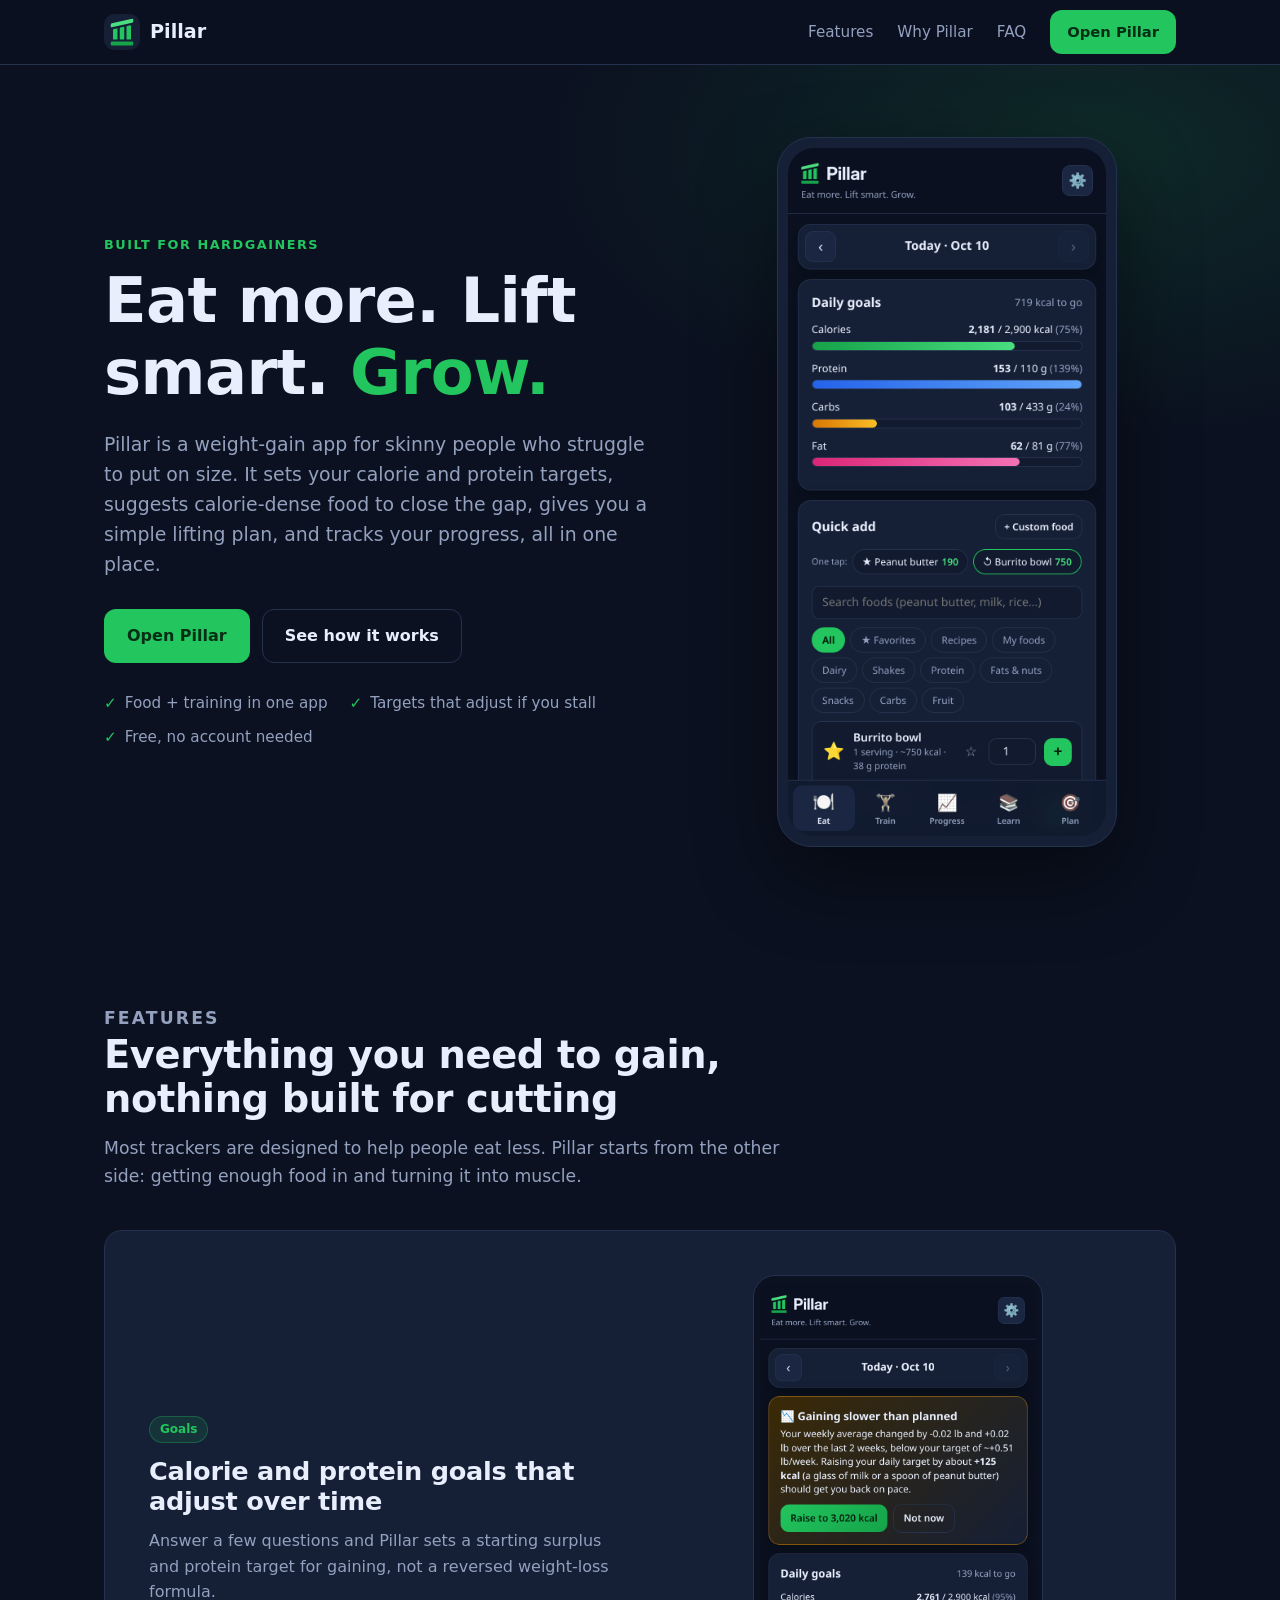
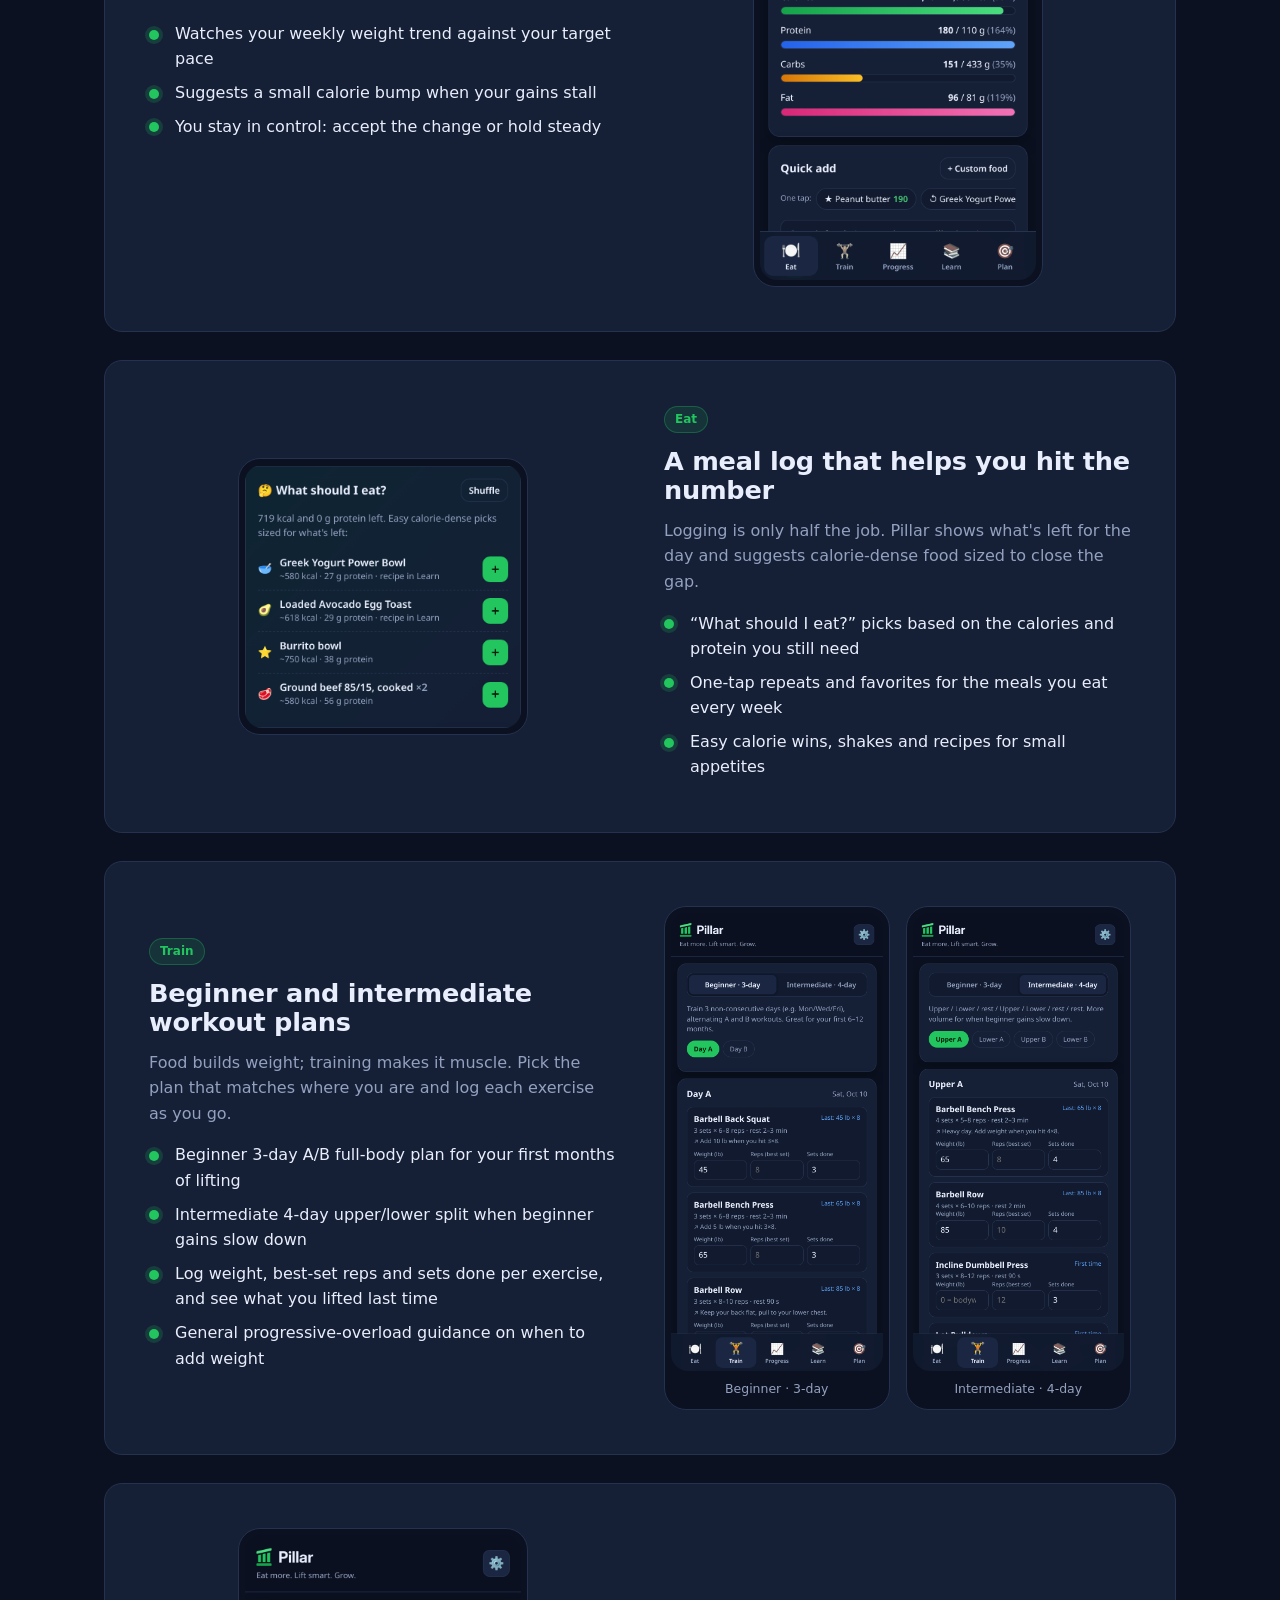
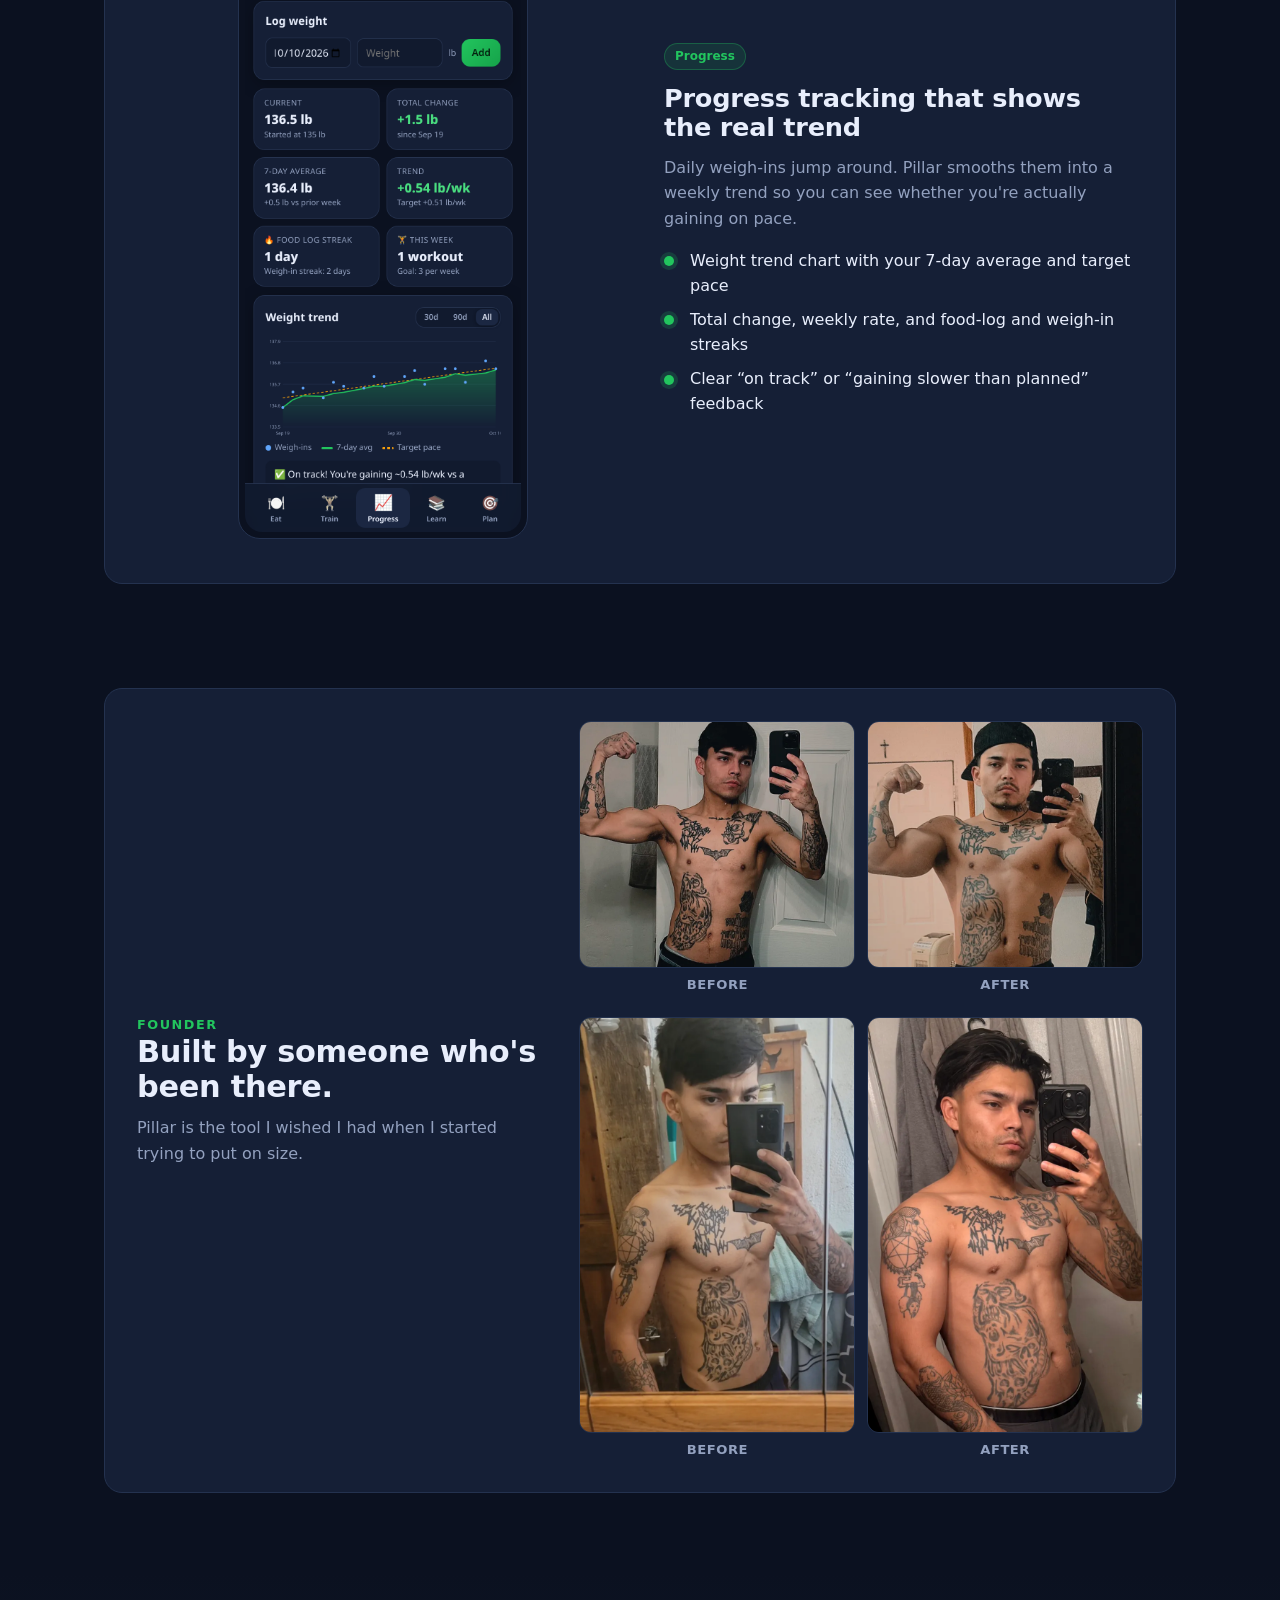
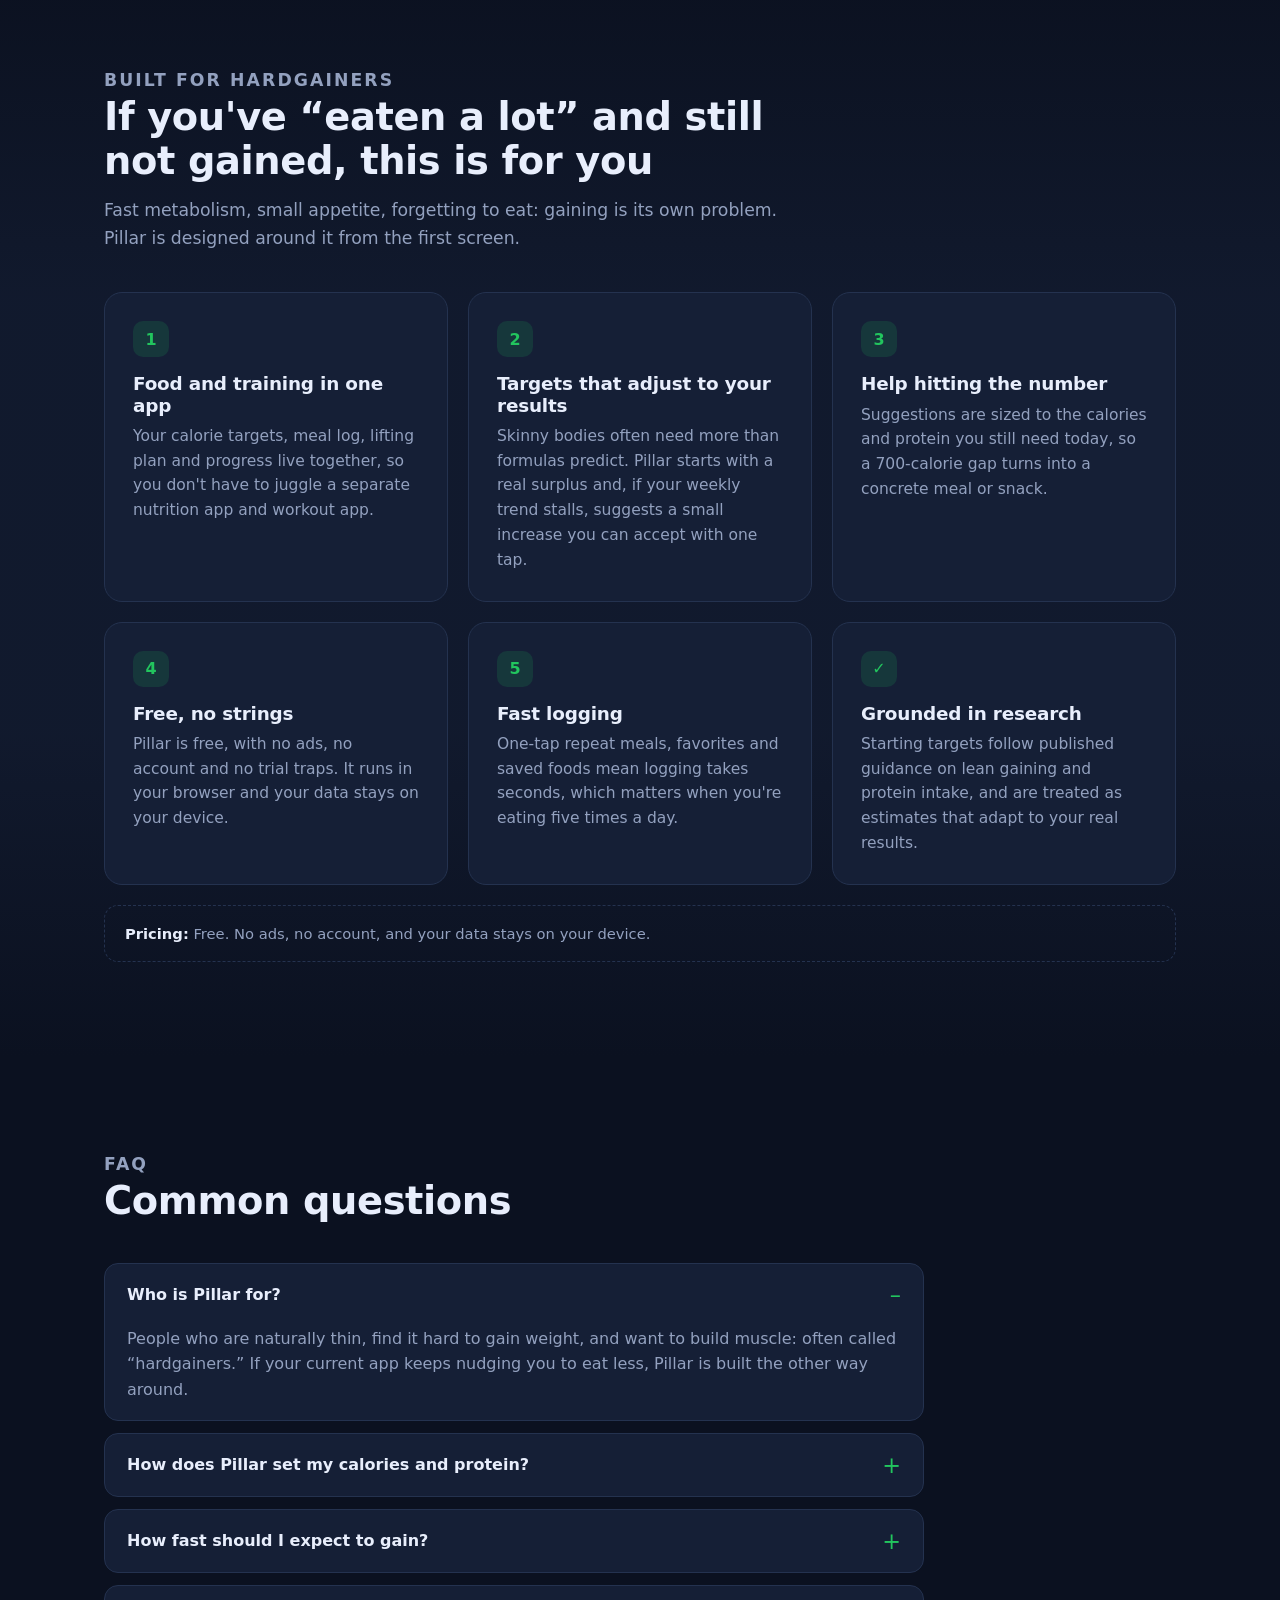
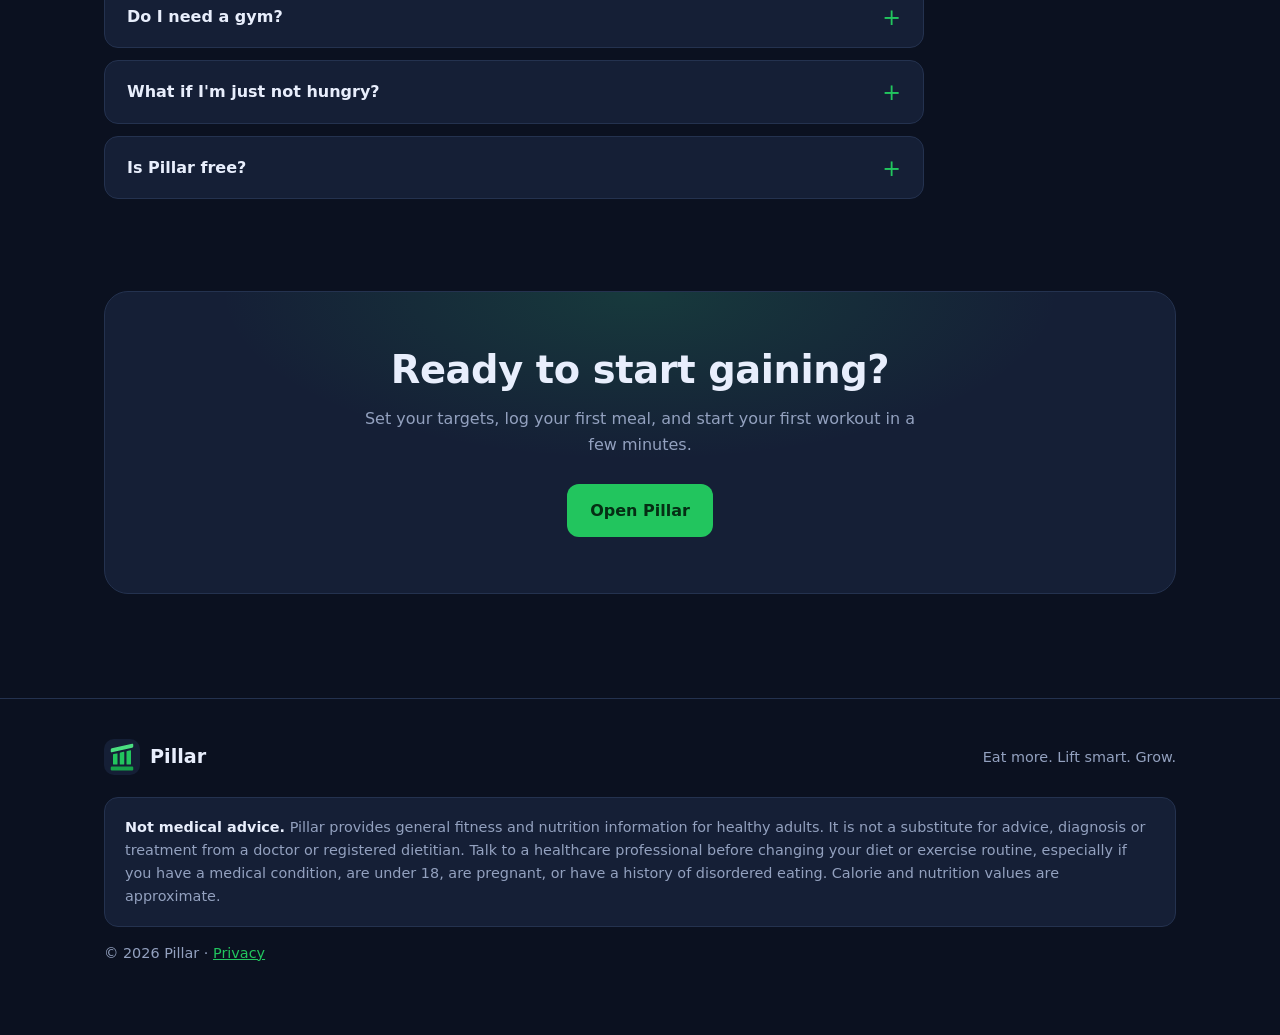
<file: index.html>
<!DOCTYPE html>
<html lang="en">
<head>
<meta charset="utf-8">
<meta name="viewport" content="width=device-width, initial-scale=1">
<title>Pillar: eat more, lift smart, grow</title>
<meta name="description" content="Pillar is a weight-gain app for skinny people and hardgainers: rising calorie and protein targets, calorie-dense meal ideas, beginner and intermediate workouts, and progress tracking in one place.">
<meta name="theme-color" content="#0b1120">
<link rel="icon" href="./assets/favicon.svg" type="image/svg+xml">
<link rel="icon" href="./assets/favicon-32.png" type="image/png" sizes="32x32">
<link rel="apple-touch-icon" href="./assets/apple-touch-icon-180.png" sizes="180x180">
<style>
  :root {
    --bg: #0b1120; --card: #151f36; --card-2: #1a2642; --line: #24324f;
    --text: #e8eefc; --muted: #93a1bf; --green: #22c55e; --green-d: #16a34a;
    --radius: 18px; --max: 1120px;
  }
  * { box-sizing: border-box; }
  html { scroll-behavior: smooth; }
  body {
    margin: 0; background: var(--bg); color: var(--text);
    font-family: system-ui, -apple-system, "Segoe UI", Roboto, "Helvetica Neue", Arial, "Noto Sans", sans-serif;
    line-height: 1.6; -webkit-font-smoothing: antialiased;
  }
  img { max-width: 100%; display: block; }
  a { color: var(--green); }
  .wrap { max-width: var(--max); margin: 0 auto; padding: 0 24px; }
  .muted { color: var(--muted); }
  .eyebrow { color: var(--green); font-weight: 700; font-size: .8rem; letter-spacing: .12em; text-transform: uppercase; margin: 0 0 10px; }
  h1, h2, h3 { line-height: 1.15; margin: 0; letter-spacing: -.01em; }
  h2 { font-size: clamp(1.7rem, 3.4vw, 2.4rem); }
  section { padding: 80px 0; }
  .section-head { max-width: 680px; margin-bottom: 40px; }
  .section-head p { color: var(--muted); font-size: 1.08rem; margin: 14px 0 0; }

  /* Nav */
  .nav { position: sticky; top: 0; z-index: 10; background: rgba(11,17,32,.88); backdrop-filter: blur(8px); border-bottom: 1px solid var(--line); }
  .nav .wrap { display: flex; align-items: center; justify-content: space-between; height: 64px; gap: 16px; }
  .brand { display: flex; align-items: center; gap: 10px; color: var(--text); text-decoration: none; font-weight: 800; font-size: 1.2rem; }
  .brand img { width: 36px; height: 36px; border-radius: 10px; background: var(--card); color: transparent; overflow: hidden; font-size: 0; }
  .nav-links { display: flex; gap: 24px; align-items: center; }
  .nav-links a { color: var(--muted); text-decoration: none; font-size: .95rem; }
  .nav-links a:hover { color: var(--text); }

  /* Buttons */
  .btn { display: inline-block; padding: 13px 22px; border-radius: 12px; font-weight: 700; text-decoration: none; border: 1px solid transparent; transition: background .15s, border-color .15s; }
  .btn-primary { background: var(--green); color: #052e14; }
  .btn-primary:hover { background: var(--green-d); color: #ecfdf3; }
  .btn-ghost { border-color: var(--line); color: var(--text); background: transparent; }
  .btn-ghost:hover { border-color: var(--muted); }
  .nav .btn { padding: 9px 16px; font-size: .92rem; }
  .nav-links a.btn-primary { color: #052e14; }
  .nav-links a.btn-primary:hover { color: #ecfdf3; }

  /* Hero */
  .hero { padding: 72px 0 64px; background: radial-gradient(900px 480px at 85% 10%, rgba(34,197,94,.14), transparent 60%); }
  .hero .wrap { display: grid; grid-template-columns: 1.1fr .9fr; gap: 56px; align-items: center; }
  .hero h1 { font-size: clamp(2.3rem, 5.2vw, 3.9rem); font-weight: 800; }
  .hero h1 span { color: var(--green); }
  .hero .lead { font-size: 1.18rem; color: var(--muted); margin: 20px 0 30px; max-width: 560px; }
  .cta-row { display: flex; gap: 12px; flex-wrap: wrap; }
  .hero-points { list-style: none; padding: 0; margin: 28px 0 0; display: flex; flex-wrap: wrap; gap: 10px 22px; color: var(--muted); font-size: .95rem; }
  .hero-points li::before { content: "✓"; color: var(--green); font-weight: 800; margin-right: 8px; }
  .phone { background: var(--card); border: 1px solid var(--line); border-radius: 34px; padding: 10px; box-shadow: 0 30px 80px rgba(0,0,0,.45); max-width: 340px; margin: 0 auto; }
  .phone img { border-radius: 26px; width: 100%; height: auto; }

  /* Features */
  .features { display: grid; gap: 28px; }
  .feature { display: grid; grid-template-columns: 1fr 1fr; gap: 48px; align-items: center; background: var(--card); border: 1px solid var(--line); border-radius: var(--radius); padding: 44px; }
  .feature:nth-child(even) .feature-media { order: -1; }
  .feature h3 { font-size: 1.6rem; margin-bottom: 12px; }
  .feature p { color: var(--muted); margin: 0 0 16px; }
  .feature ul { margin: 0; padding: 0; list-style: none; }
  .feature li { padding-left: 26px; position: relative; margin: 8px 0; }
  .feature li::before { content: ""; position: absolute; left: 0; top: .55em; width: 10px; height: 10px; border-radius: 50%; background: var(--green); box-shadow: 0 0 0 4px rgba(34,197,94,.18); }
  .feature-media { display: flex; justify-content: center; gap: 16px; }
  .shot { background: var(--bg); border: 1px solid var(--line); border-radius: 22px; padding: 6px; max-width: 290px; width: 100%; }
  .shot img { border-radius: 17px; width: 100%; height: auto; }
  .shot.pair { max-width: 230px; }
  .shot figcaption { font-size: .78rem; color: var(--muted); text-align: center; padding: 8px 4px 4px; }
  .tag { display: inline-block; font-size: .75rem; font-weight: 700; color: var(--green); background: rgba(34,197,94,.12); border: 1px solid rgba(34,197,94,.3); padding: 3px 10px; border-radius: 999px; margin-bottom: 14px; }

  /* Hardgainers */
  .why { background: linear-gradient(180deg, transparent, rgba(21,31,54,.6) 30%, rgba(21,31,54,.6) 70%, transparent); }
  .grid-why { display: grid; grid-template-columns: repeat(3, 1fr); gap: 20px; }
  .why-card { background: var(--card); border: 1px solid var(--line); border-radius: var(--radius); padding: 28px; }
  .why-card .num { width: 36px; height: 36px; border-radius: 10px; display: grid; place-items: center; background: rgba(34,197,94,.14); color: var(--green); font-weight: 800; margin-bottom: 16px; }
  .why-card h3 { font-size: 1.15rem; margin-bottom: 8px; }
  .why-card p { color: var(--muted); margin: 0; font-size: .97rem; }
  .why-card.wide { grid-column: span 1; }
  .callout { margin-top: 20px; border: 1px dashed var(--line); border-radius: 14px; padding: 16px 20px; color: var(--muted); font-size: .92rem; }
  .callout strong { color: var(--text); }

  /* FAQ */
  .faq { max-width: 820px; }
  details { background: var(--card); border: 1px solid var(--line); border-radius: 14px; padding: 0 22px; margin-bottom: 12px; }
  summary { cursor: pointer; list-style: none; padding: 18px 28px 18px 0; font-weight: 700; position: relative; }
  summary::-webkit-details-marker { display: none; }
  summary::after { content: "+"; position: absolute; right: 0; top: 14px; color: var(--green); font-size: 1.4rem; font-weight: 400; }
  details[open] summary::after { content: "–"; }
  details p { color: var(--muted); margin: 0 0 18px; }

  /* CTA + footer */
  .cta-band { text-align: center; background: var(--card); border: 1px solid var(--line); border-radius: 24px; padding: 56px 24px; background-image: radial-gradient(600px 240px at 50% 0%, rgba(34,197,94,.16), transparent 70%); }
  .cta-band p { color: var(--muted); max-width: 560px; margin: 14px auto 26px; }
  footer { border-top: 1px solid var(--line); padding: 40px 0 56px; margin-top: 24px; color: var(--muted); font-size: .9rem; }
  .foot-top { display: flex; justify-content: space-between; align-items: center; gap: 20px; flex-wrap: wrap; margin-bottom: 22px; }
  .disclaimer { background: var(--card); border: 1px solid var(--line); border-radius: 14px; padding: 18px 20px; }
  .disclaimer strong { color: var(--text); }

  /* Responsive */
  @media (max-width: 960px) {
    .hero .wrap { grid-template-columns: 1fr; gap: 40px; }
    .feature { grid-template-columns: 1fr; padding: 32px; gap: 32px; }
    .feature:nth-child(even) .feature-media { order: 0; }
    .grid-why { grid-template-columns: 1fr 1fr; }
  }
  @media (max-width: 640px) {
    section { padding: 56px 0; }
    .wrap { padding: 0 18px; }
    .nav-links a:not(.btn) { display: none; }
    .hero { padding: 44px 0 40px; }
    .feature { padding: 22px; }
    .grid-why { grid-template-columns: 1fr; }
    .shot.pair { max-width: 48%; }
    .feature-media { gap: 10px; }
    .cta-row .btn { flex: 1 1 auto; text-align: center; }
  }
  /* Founder */
  .founder { padding-top: 24px; }
  .founder-inner { display: grid; grid-template-columns: 1fr 1.4fr; gap: 40px; align-items: center; background: var(--card); border: 1px solid var(--line); border-radius: var(--radius); padding: 32px; }
  .founder-copy h2 { font-size: clamp(1.4rem, 2.6vw, 1.9rem); margin-bottom: 10px; }
  .founder-copy p { margin: 0; }
  .founder-photos { display: grid; grid-template-columns: 1fr 1fr; gap: 12px; }
  .founder-photos figure { margin: 0; }
  .founder-pairs { display: grid; gap: 22px; }
  .founder-photos img { width: 100%; height: auto; aspect-ratio: var(--ar, 3 / 4); object-fit: cover; border-radius: 12px; border: 1px solid var(--line); }
  .founder-photos figcaption { margin-top: 6px; font-size: .82rem; font-weight: 600; color: var(--muted); text-align: center; letter-spacing: .04em; text-transform: uppercase; }
  @media (max-width: 760px) { .founder-inner { grid-template-columns: 1fr; gap: 20px; padding: 22px; } }
  @media (max-width: 560px) { .founder-pairs, .founder-photos { grid-template-columns: 1fr; gap: 16px; max-width: 360px; margin: 0 auto; width: 100%; } }
</style>
</head>
<body>

<header class="nav">
  <div class="wrap">
    <a class="brand" href="#top"><img src="./assets/logo.svg" alt="" width="36" height="36">Pillar</a>
    <nav class="nav-links" aria-label="Main">
      <a href="#features">Features</a>
      <a href="#hardgainers">Why Pillar</a>
      <a href="#faq">FAQ</a>
      <a class="btn btn-primary" href="./app/">Open Pillar</a>
    </nav>
  </div>
</header>

<main id="top">
  <section class="hero">
    <div class="wrap">
      <div>
        <p class="eyebrow">Built for hardgainers</p>
        <h1>Eat more. Lift smart. <span>Grow.</span></h1>
        <p class="lead">Pillar is a weight-gain app for skinny people who struggle to put on size. It sets your calorie and protein targets, suggests calorie-dense food to close the gap, gives you a simple lifting plan, and tracks your progress, all in one place.</p>
        <div class="cta-row">
          <a class="btn btn-primary" href="./app/">Open Pillar</a>
          <a class="btn btn-ghost" href="#features">See how it works</a>
        </div>
        <ul class="hero-points">
          <li>Food + training in one app</li>
          <li>Targets that adjust if you stall</li>
          <li>Free, no account needed</li>
        </ul>
      </div>
      <div class="phone">
        <img src="./screenshots/02-eat.png" alt="Pillar Eat screen showing daily calorie, protein, carb and fat goals with one-tap quick add" width="780" height="1688">
      </div>
    </div>
  </section>

  <section id="features">
    <div class="wrap">
      <div class="section-head">
        <p class="eyebrow">Features</p>
        <h2>Everything you need to gain, nothing built for cutting</h2>
        <p>Most trackers are designed to help people eat less. Pillar starts from the other side: getting enough food in and turning it into muscle.</p>
      </div>

      <div class="features">
        <article class="feature">
          <div>
            <span class="tag">Goals</span>
            <h3>Calorie and protein goals that adjust over time</h3>
            <p>Answer a few questions and Pillar sets a starting surplus and protein target for gaining, not a reversed weight-loss formula.</p>
            <ul>
              <li>Watches your weekly weight trend against your target pace</li>
              <li>Suggests a small calorie bump when your gains stall</li>
              <li>You stay in control: accept the change or hold steady</li>
            </ul>
          </div>
          <div class="feature-media">
            <figure class="shot" style="margin:0">
              <img src="./screenshots/10-adaptive-suggestion.png" alt="Pillar suggesting a +125 kcal raise to the daily target after gains slowed" width="780" height="1688">
            </figure>
          </div>
        </article>

        <article class="feature">
          <div>
            <span class="tag">Eat</span>
            <h3>A meal log that helps you hit the number</h3>
            <p>Logging is only half the job. Pillar shows what's left for the day and suggests calorie-dense food sized to close the gap.</p>
            <ul>
              <li>“What should I eat?” picks based on the calories and protein you still need</li>
              <li>One-tap repeats and favorites for the meals you eat every week</li>
              <li>Easy calorie wins, shakes and recipes for small appetites</li>
            </ul>
          </div>
          <div class="feature-media">
            <figure class="shot" style="margin:0">
              <img src="./screenshots/02-eat-suggestions.png" alt="Pillar 'What should I eat?' card suggesting calorie-dense meals sized to the 719 kcal left today" width="732" height="696">
            </figure>
          </div>
        </article>

        <article class="feature">
          <div>
            <span class="tag">Train</span>
            <h3>Beginner and intermediate workout plans</h3>
            <p>Food builds weight; training makes it muscle. Pick the plan that matches where you are and log each exercise as you go.</p>
            <ul>
              <li>Beginner 3-day A/B full-body plan for your first months of lifting</li>
              <li>Intermediate 4-day upper/lower split when beginner gains slow down</li>
              <li>Log weight, best-set reps and sets done per exercise, and see what you lifted last time</li>
              <li>General progressive-overload guidance on when to add weight</li>
            </ul>
          </div>
          <div class="feature-media">
            <figure class="shot pair" style="margin:0">
              <img src="./screenshots/03-train-beginner.png" alt="Pillar beginner 3-day plan, Day A with squat, bench press and row" width="780" height="1688">
              <figcaption>Beginner · 3-day</figcaption>
            </figure>
            <figure class="shot pair" style="margin:0">
              <img src="./screenshots/04-train-intermediate.png" alt="Pillar intermediate 4-day upper/lower plan, Upper A" width="780" height="1688">
              <figcaption>Intermediate · 4-day</figcaption>
            </figure>
          </div>
        </article>

        <article class="feature">
          <div>
            <span class="tag">Progress</span>
            <h3>Progress tracking that shows the real trend</h3>
            <p>Daily weigh-ins jump around. Pillar smooths them into a weekly trend so you can see whether you're actually gaining on pace.</p>
            <ul>
              <li>Weight trend chart with your 7-day average and target pace</li>
              <li>Total change, weekly rate, and food-log and weigh-in streaks</li>
              <li>Clear “on track” or “gaining slower than planned” feedback</li>
            </ul>
          </div>
          <div class="feature-media">
            <figure class="shot" style="margin:0">
              <img src="./screenshots/05-progress.png" alt="Pillar progress screen with current weight, total change, weekly trend and weight chart" width="780" height="1688">
            </figure>
          </div>
        </article>
      </div>
    </div>
  </section>

  <section id="founder" class="founder">
    <div class="wrap">
      <div class="founder-inner">
        <div class="founder-copy">
          <p class="eyebrow">Founder</p>
          <h2>Built by someone who's been there.</h2>
          <p class="muted">Pillar is the tool I wished I had when I started trying to put on size.</p>
        </div>
        <div class="founder-pairs">
          <div class="founder-photos" style="--ar: 760 / 680">
            <figure>
              <picture>
                <source srcset="./assets/founder/before.webp" type="image/webp">
                <img src="./assets/founder/before.jpg" alt="The founder before gaining weight" width="760" height="680" loading="lazy" decoding="async">
              </picture>
              <figcaption>Before</figcaption>
            </figure>
            <figure>
              <picture>
                <source srcset="./assets/founder/after.webp" type="image/webp">
                <img src="./assets/founder/after.jpg" alt="The founder after gaining weight and building muscle" width="760" height="670" loading="lazy" decoding="async">
              </picture>
              <figcaption>After</figcaption>
            </figure>
          </div>
          <div class="founder-photos" style="--ar: 760 / 1148">
            <figure>
              <picture>
                <source srcset="./assets/founder/before-2.webp" type="image/webp">
                <img src="./assets/founder/before-2.jpg" alt="The founder before gaining weight, mirror photo" width="760" height="1148" loading="lazy" decoding="async">
              </picture>
              <figcaption>Before</figcaption>
            </figure>
            <figure>
              <picture>
                <source srcset="./assets/founder/after-2.webp" type="image/webp">
                <img src="./assets/founder/after-2.jpg" alt="The founder after gaining weight and building muscle, mirror photo" width="760" height="1148" loading="lazy" decoding="async">
              </picture>
              <figcaption>After</figcaption>
            </figure>
          </div>
        </div>
      </div>
    </div>
  </section>

  <section id="hardgainers" class="why">
    <div class="wrap">
      <div class="section-head">
        <p class="eyebrow">Built for hardgainers</p>
        <h2>If you've “eaten a lot” and still not gained, this is for you</h2>
        <p>Fast metabolism, small appetite, forgetting to eat: gaining is its own problem. Pillar is designed around it from the first screen.</p>
      </div>
      <div class="grid-why">
        <div class="why-card">
          <div class="num">1</div>
          <h3>Food and training in one app</h3>
          <p>Your calorie targets, meal log, lifting plan and progress live together, so you don't have to juggle a separate nutrition app and workout app.</p>
        </div>
        <div class="why-card">
          <div class="num">2</div>
          <h3>Targets that adjust to your results</h3>
          <p>Skinny bodies often need more than formulas predict. Pillar starts with a real surplus and, if your weekly trend stalls, suggests a small increase you can accept with one tap.</p>
        </div>
        <div class="why-card">
          <div class="num">3</div>
          <h3>Help hitting the number</h3>
          <p>Suggestions are sized to the calories and protein you still need today, so a 700-calorie gap turns into a concrete meal or snack.</p>
        </div>
        <div class="why-card">
          <div class="num">4</div>
          <h3>Free, no strings</h3>
          <p>Pillar is free, with no ads, no account and no trial traps. It runs in your browser and your data stays on your device.</p>
        </div>
        <div class="why-card">
          <div class="num">5</div>
          <h3>Fast logging</h3>
          <p>One-tap repeat meals, favorites and saved foods mean logging takes seconds, which matters when you're eating five times a day.</p>
        </div>
        <div class="why-card">
          <div class="num">✓</div>
          <h3>Grounded in research</h3>
          <p>Starting targets follow published guidance on lean gaining and protein intake, and are treated as estimates that adapt to your real results.</p>
        </div>
      </div>
      <p class="callout"><strong>Pricing:</strong> Free. No ads, no account, and your data stays on your device.</p>
    </div>
  </section>

  <section id="faq">
    <div class="wrap">
      <div class="section-head">
        <p class="eyebrow">FAQ</p>
        <h2>Common questions</h2>
      </div>
      <div class="faq">
        <details open>
          <summary>Who is Pillar for?</summary>
          <p>People who are naturally thin, find it hard to gain weight, and want to build muscle: often called “hardgainers.” If your current app keeps nudging you to eat less, Pillar is built the other way around.</p>
        </details>
        <details>
          <summary>How does Pillar set my calories and protein?</summary>
          <p>It estimates your maintenance calories from your details, adds a moderate surplus for gaining, and sets a protein target based on your body weight. These are starting estimates. If your weekly average stalls, Pillar suggests a small increase.</p>
        </details>
        <details>
          <summary>How fast should I expect to gain?</summary>
          <p>A slow, steady gain of roughly 0.25–0.5% of body weight per week is a common target for adding muscle while limiting fat gain. Pillar tracks your trend against the pace you choose.</p>
        </details>
        <details>
          <summary>Do I need a gym?</summary>
          <p>The current beginner and intermediate plans are built around common gym lifts like squats, presses and rows, so the plans currently assume gym access.</p>
        </details>
        <details>
          <summary>What if I'm just not hungry?</summary>
          <p>That's one of the most common problems Pillar is built for. It suggests calorie-dense foods, drinks and easy add-ons sized to what you have left today, so you can hit your goal without forcing huge meals.</p>
        </details>
        <details>
          <summary>Is Pillar free?</summary>
          <p>Yes. Pillar is free, with no ads and no account. It runs in your browser and keeps your data on your device.</p>
        </details>
      </div>
    </div>
  </section>

  <section id="get-started" style="padding-top:0">
    <div class="wrap">
      <div class="cta-band">
        <h2>Ready to start gaining?</h2>
        <p>Set your targets, log your first meal, and start your first workout in a few minutes.</p>
        <a class="btn btn-primary" href="./app/">Open Pillar</a>
      </div>
    </div>
  </section>
</main>

<footer>
  <div class="wrap">
    <div class="foot-top">
      <a class="brand" href="#top"><img src="./assets/logo.svg" alt="" width="36" height="36">Pillar</a>
      <span>Eat more. Lift smart. Grow.</span>
    </div>
    <p class="disclaimer"><strong>Not medical advice.</strong> Pillar provides general fitness and nutrition information for healthy adults. It is not a substitute for advice, diagnosis or treatment from a doctor or registered dietitian. Talk to a healthcare professional before changing your diet or exercise routine, especially if you have a medical condition, are under 18, are pregnant, or have a history of disordered eating. Calorie and nutrition values are approximate.</p>
    <p>© 2026 Pillar · <a href="./privacy.html">Privacy</a></p>
  </div>
</footer>

</body>
</html>
</file>
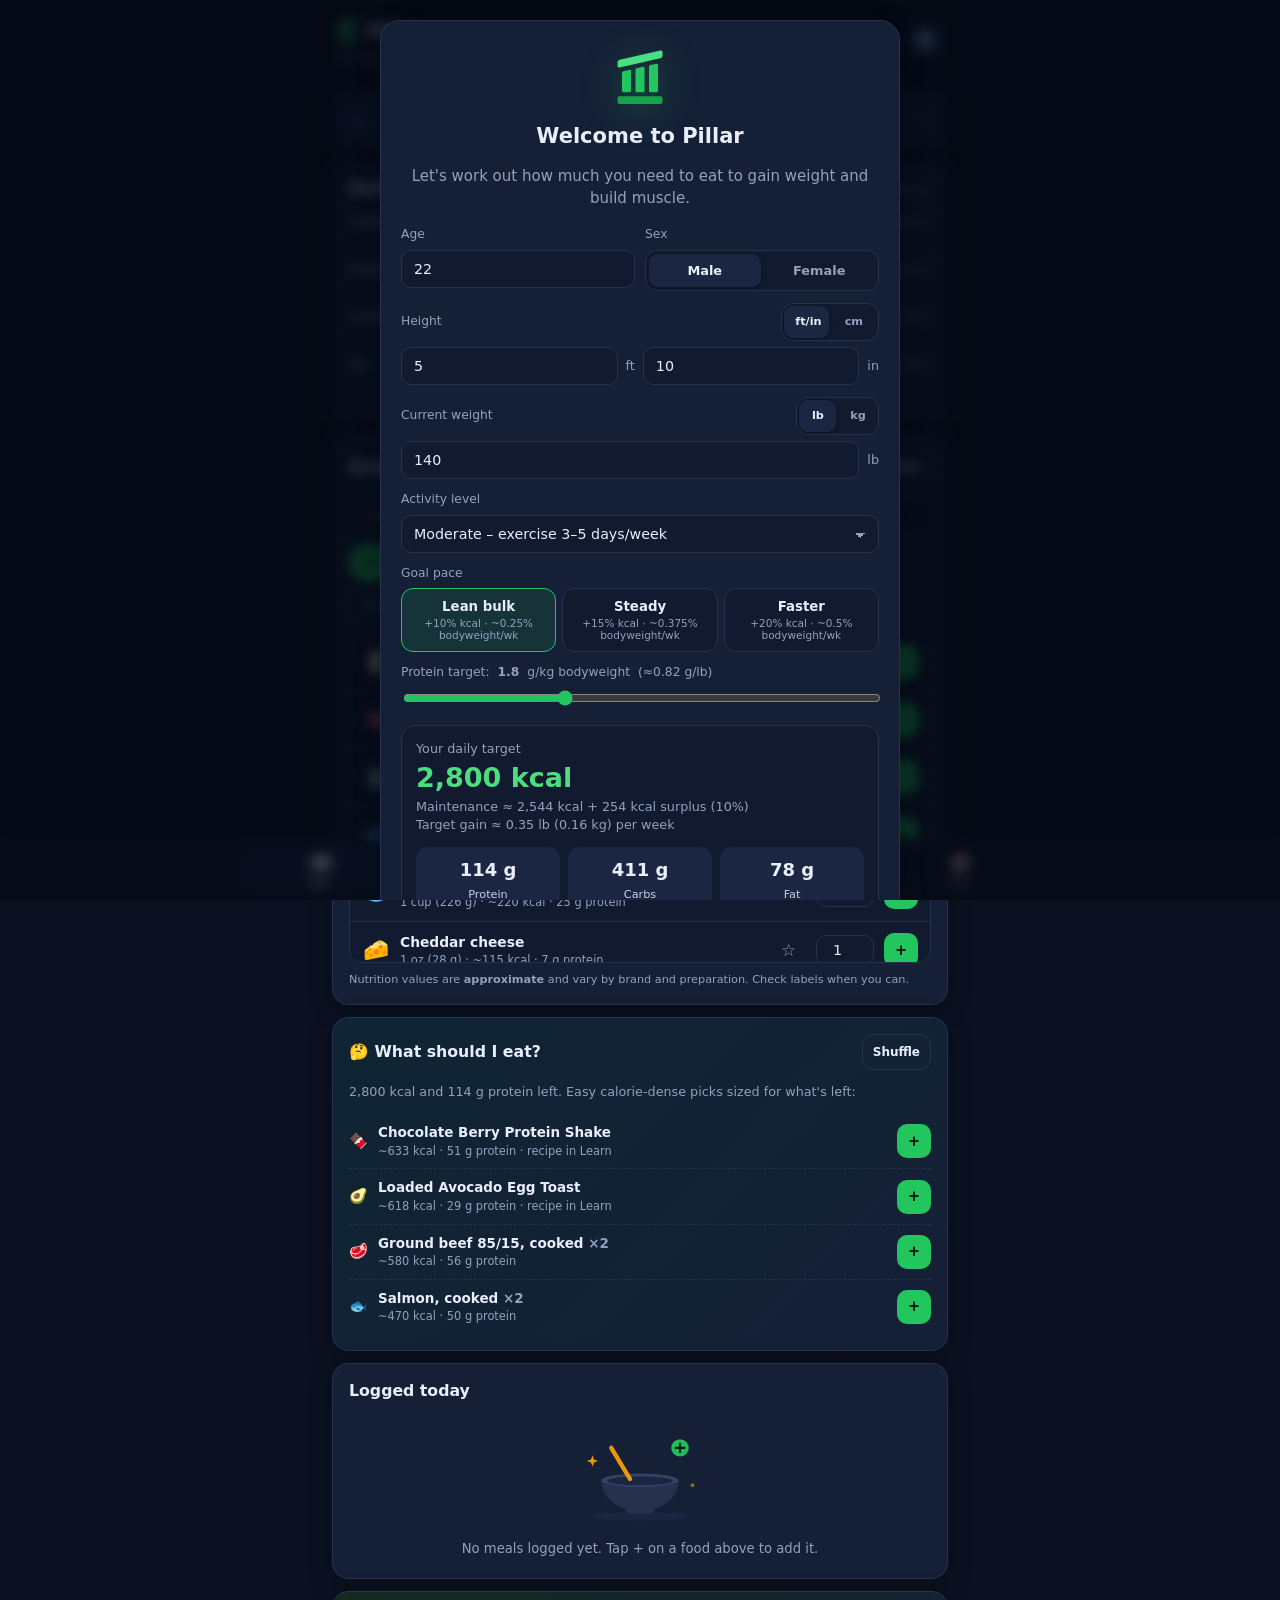
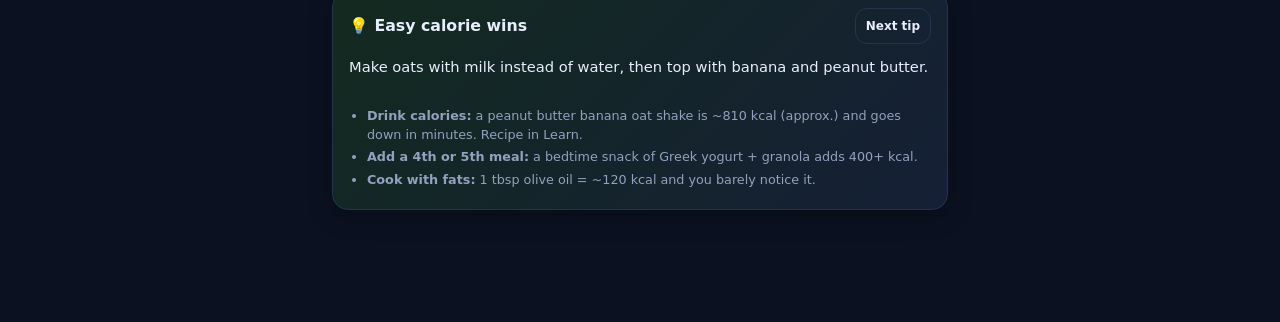
<file: app/index.html>
<!DOCTYPE html>
<html lang="en">
<head>
<meta charset="UTF-8">
<meta name="viewport" content="width=device-width, initial-scale=1, viewport-fit=cover">
<meta name="theme-color" content="#0b1120">
<title>Pillar – Gain Weight &amp; Build Muscle</title>
<meta name="description" content="Pillar: an offline weight-gain and muscle-building tracker for meals, workouts and progress.">
<meta name="application-name" content="Pillar">
<meta name="apple-mobile-web-app-title" content="Pillar">
<link rel="icon" href="assets/favicon.svg" type="image/svg+xml">
<link rel="icon" href="assets/favicon-32.png" type="image/png" sizes="32x32">
<link rel="apple-touch-icon" href="assets/apple-touch-icon-180.png" sizes="180x180">
<link rel="manifest" href="manifest.json">
<link rel="stylesheet" href="styles.css">
</head>
<body>
<div id="app">
  <header class="topbar">
    <div class="brand"><div><h1><img src="assets/logo-wordmark.svg" alt="Pillar" class="wordmark" width="112" height="43"></h1><p class="tag">Eat more. Lift smart. Grow.</p></div></div>
    <button class="icon-btn" id="editProfileBtn" title="Edit goals" aria-label="Edit goals">⚙️</button>
  </header>

  <main>
    <!-- TODAY / MEALS -->
    <section id="tab-today" class="tab active" aria-label="Today">
      <div class="date-nav card slim">
        <button class="icon-btn" id="prevDay" aria-label="Previous day">‹</button>
        <div class="date-label" id="dateLabel">Today</div>
        <button class="icon-btn" id="nextDay" aria-label="Next day">›</button>
      </div>
      <div id="adaptBanner"></div>
      <div class="card">
        <div class="card-head"><h2>Daily goals</h2><span class="muted small" id="kcalLeft"></span></div>
        <div id="progressBars"></div>
      </div>
      <div class="card">
        <div class="card-head"><h2>Quick add</h2><button class="btn ghost small-btn" id="customFoodBtn">+ Custom food</button></div>
        <div id="quickStrip"></div>
        <input type="search" id="foodSearch" class="input" placeholder="Search foods (peanut butter, milk, rice…)" autocomplete="off">
        <div class="chips" id="foodCats"></div>
        <div id="foodList" class="food-list"></div>
        <p class="muted tiny">Nutrition values are <strong>approximate</strong> and vary by brand and preparation. Check labels when you can.</p>
      </div>
      <div class="card suggest">
        <div class="card-head"><h2>🤔 What should I eat?</h2><button class="btn ghost small-btn" id="shuffleSuggest">Shuffle</button></div>
        <p class="muted small" id="suggestIntro"></p>
        <div id="suggestList"></div>
      </div>
      <div class="card">
        <div class="card-head"><h2>Logged today</h2><span class="muted small" id="mealCount"></span></div>
        <ul id="mealLog" class="log-list"></ul>
      </div>
      <div class="card tips">
        <div class="card-head"><h2>💡 Easy calorie wins</h2><button class="btn ghost small-btn" id="nextTip">Next tip</button></div>
        <p id="tipText" class="tip-text"></p>
        <ul class="tip-list">
          <li><strong>Drink calories:</strong> a peanut butter banana oat shake is ~810 kcal (approx.) and goes down in minutes. Recipe in Learn.</li>
          <li><strong>Add a 4th or 5th meal:</strong> a bedtime snack of Greek yogurt + granola adds 400+ kcal.</li>
          <li><strong>Cook with fats:</strong> 1 tbsp olive oil = ~120 kcal and you barely notice it.</li>
        </ul>
      </div>
    </section>

    <!-- TRAIN -->
    <section id="tab-train" class="tab" aria-label="Train">
      <div class="card">
        <div class="seg" id="planSeg">
          <button data-plan="beginner" class="active">Beginner · 3-day</button>
          <button data-plan="intermediate">Intermediate · 4-day</button>
        </div>
        <p class="muted small" id="planDesc"></p>
        <div class="chips" id="daySeg"></div>
      </div>
      <div class="card">
        <div class="card-head"><h2 id="workoutTitle">Workout</h2><span class="muted small" id="workoutDate"></span></div>
        <div id="exerciseList"></div>
        <label class="field"><span>Notes (optional)</span><input class="input" id="workoutNotes" placeholder="How did it feel?"></label>
        <button class="btn primary block" id="saveWorkout">✓ Log this workout</button>
      </div>
      <div class="card overload">
        <h2>📈 Progressive overload</h2>
        <ul>
          <li>Pick a weight you can lift for the bottom of the rep range with 1–2 reps left in the tank.</li>
          <li>When you hit the <strong>top of the rep range on all sets</strong>, add weight next time: +5 lb (2.5 kg) upper body, +10 lb (5 kg) lower body.</li>
          <li>If you stall for 3 sessions, check food & sleep first, then drop the weight 10% and build back up.</li>
          <li>Form first. Controlled reps, full range of motion. Muscle needs a surplus to grow, so eat!</li>
        </ul>
      </div>
      <div class="card">
        <div class="card-head"><h2>Workout history</h2><span class="muted small" id="workoutWeek"></span></div>
        <ul id="workoutHistory" class="log-list"></ul>
      </div>
    </section>

    <!-- PROGRESS -->
    <section id="tab-progress" class="tab" aria-label="Progress">
      <div class="card">
        <div class="card-head"><h2>Log weight</h2></div>
        <div class="row">
          <input type="date" id="weightDate" class="input">
          <input type="number" id="weightInput" class="input" step="0.1" min="30" inputmode="decimal" placeholder="Weight">
          <span class="unit" id="weightUnitLabel">lb</span>
          <button class="btn primary" id="addWeight">Add</button>
        </div>
      </div>
      <div id="sharePrompt" class="share-prompt" hidden><span>Nice weigh-in! Want to share your progress?</span><button class="btn primary small-btn" data-open-share>Share progress</button><button class="del" id="sharePromptClose" aria-label="Dismiss">✕</button></div>
      <div id="adaptBanner2"></div>
      <div class="stats" id="statCards"></div>
      <div class="card">
        <div class="card-head"><h2>Weight trend</h2>
          <div class="seg mini" id="rangeSeg"><button data-range="30" class="active">30d</button><button data-range="90">90d</button><button data-range="all">All</button></div>
        </div>
        <div id="chart" class="chart"></div>
        <div class="legend"><span><i class="dot d-weight"></i>Weigh-ins</span><span><i class="line l-avg"></i>7-day avg</span><span><i class="line l-target"></i>Target pace</span></div>
        <p id="paceMsg" class="pace-msg"></p>
        <button class="btn ghost block share-btn" id="shareProgressBtn" data-open-share>📤 Share progress</button>
      </div>
      <div class="card">
        <div class="card-head"><h2>Weekly averages</h2></div>
        <table class="table" id="weeklyTable"></table>
      </div>
      <div class="card">
        <div class="card-head"><h2>Body measurements <span class="muted small">(optional)</span></h2></div>
        <div class="grid4">
          <label class="field"><span>Chest</span><input type="number" step="0.1" class="input" id="mChest"></label>
          <label class="field"><span>Arms</span><input type="number" step="0.1" class="input" id="mArms"></label>
          <label class="field"><span>Waist</span><input type="number" step="0.1" class="input" id="mWaist"></label>
          <label class="field"><span>Thighs</span><input type="number" step="0.1" class="input" id="mThighs"></label>
        </div>
        <button class="btn ghost block" id="addMeasure">Save measurements (<span id="measUnit">in</span>)</button>
        <table class="table" id="measureTable"></table>
      </div>
      <div class="card">
        <div class="card-head"><h2>Weigh-in history</h2></div>
        <ul id="weightHistory" class="log-list"></ul>
      </div>
    </section>

    <!-- LEARN -->
    <section id="tab-learn" class="tab" aria-label="Learn">
      <div class="seg" id="learnSeg"><button data-l="recipes" class="active">Recipes</button><button data-l="tips">Appetite tips</button><button data-l="faq">FAQ</button><button data-l="sources">Sources</button></div>
      <div id="learn-recipes" class="lpane">
        <p class="muted small pad">Calories and protein are <strong>approximate</strong>, worked out from standard USDA FoodData Central-style values for generic foods. Brands differ a lot (especially protein powder, bread, granola and chocolate), so check your labels and log what you actually use.</p>
        <div id="recipeList"></div>
      </div>
      <div id="learn-tips" class="lpane" hidden><div class="card"><h2>Eating enough with a small appetite</h2><ol id="tipsList" class="learn-list"></ol></div></div>
      <div id="learn-faq" class="lpane" hidden><div id="faqList"></div></div>
      <div id="learn-sources" class="lpane" hidden><div class="card"><h2>Sources</h2><ul id="sourceList" class="source-list"></ul></div></div>
      <div class="card disclaimer">
        <strong>⚠️ Not medical advice.</strong> This is general information for healthy adults and doesn't replace advice from a qualified professional. Calorie and protein numbers are estimates.
        <p>Please see a doctor or a registered dietitian before you start if you:</p>
        <ul><li>have lost weight without trying, or lost weight suddenly</li><li>can't gain weight even though you're eating more</li><li>have, or think you might have, an eating disorder, or use controlling food to cope with feelings</li><li>have a medical condition (e.g., digestive, thyroid, diabetes, kidney or heart issues), are pregnant or breastfeeding, take medications, or are under 18</li></ul>
        <p><strong>If you're struggling with eating:</strong> In the US, you can reach the 988 Suicide &amp; Crisis Lifeline by calling or texting 988. In the UK, Beat (beateatingdisorders.org.uk) offers eating disorder support.</p>
      </div>
    </section>

    <!-- PLAN -->
    <section id="tab-plan" class="tab" aria-label="Plan">
      <div class="card hero" id="planSummary"></div>
      <div class="card">
        <h2>How your numbers are calculated</h2>
        <div id="planMath" class="math"></div>
      </div>
      <div class="card">
        <h2>Your data</h2>
        <p class="muted small">Everything is saved only on this device (browser localStorage). No account, no cloud.</p>
        <div class="row wrap">
          <button class="btn ghost" id="redoOnboarding">Recalculate goals</button>
          <button class="btn ghost" id="exportData">Export backup</button>
          <label class="btn ghost file-btn">Import backup<input type="file" id="importData" accept="application/json" hidden></label>
          <button class="btn danger" id="resetData">Reset all data</button>
        </div>
      </div>
      <div class="card disclaimer">
        <strong>⚠️ Not medical advice.</strong> Pillar gives general fitness and nutrition estimates for healthy adults. Talk to a doctor or registered dietitian before big changes to diet or exercise, especially if you have a medical condition, an eating disorder history, or are under 18.
      </div>
    </section>
  </main>

  <nav class="bottom-nav" id="bottomNav">
    <button data-tab="today" class="active"><span>🍽️</span>Eat</button>
    <button data-tab="train"><span>🏋️</span>Train</button>
    <button data-tab="progress"><span>📈</span>Progress</button>
    <button data-tab="learn"><span>📚</span>Learn</button>
    <button data-tab="plan"><span>🎯</span>Plan</button>
  </nav>
</div>

<!-- ONBOARDING -->
<div class="overlay" id="onboarding" hidden>
  <div class="sheet" role="dialog" aria-modal="true" aria-labelledby="obTitle">
    <button type="button" class="sheet-close" id="obClose" aria-label="Close" hidden>✕</button>
    <div class="ob-head">
      <img src="assets/logo.svg" alt="" class="ob-logo" width="72" height="72">
      <h2 id="obTitle">Welcome to Pillar</h2>
      <p class="muted" id="obIntro">Let's work out how much you need to eat to gain weight and build muscle.</p>
    </div>
    <form id="obForm" novalidate>
      <div class="grid2">
        <label class="field"><span>Age</span><input class="input" type="number" id="obAge" min="14" max="90" value="22" required></label>
        <div class="field"><span>Sex</span>
          <div class="seg" id="obSex"><button type="button" data-v="male" class="active">Male</button><button type="button" data-v="female">Female</button></div>
        </div>
      </div>
      <div class="field">
        <span>Height <span class="seg mini inline" id="obHUnit"><button type="button" data-v="ftin" class="active">ft/in</button><button type="button" data-v="cm">cm</button></span></span>
        <div class="row" id="hFtIn"><input class="input" type="number" id="obFt" min="3" max="8" value="5"><span class="unit">ft</span><input class="input" type="number" id="obIn" min="0" max="11.9" step="0.5" value="10"><span class="unit">in</span></div>
        <div class="row" id="hCm" hidden><input class="input" type="number" id="obCm" min="120" max="230" value="178"><span class="unit">cm</span></div>
      </div>
      <div class="field">
        <span>Current weight <span class="seg mini inline" id="obWUnit"><button type="button" data-v="lb" class="active">lb</button><button type="button" data-v="kg">kg</button></span></span>
        <div class="row"><input class="input" type="number" id="obWeight" min="30" max="660" step="0.1" value="140"><span class="unit" id="obWLabel">lb</span></div>
      </div>
      <label class="field"><span>Activity level</span>
        <select class="input" id="obActivity">
          <option value="1.2">Sedentary – desk job, little exercise</option>
          <option value="1.375">Light – exercise 1–3 days/week</option>
          <option value="1.55" selected>Moderate – exercise 3–5 days/week</option>
          <option value="1.725">Very active – hard exercise 6–7 days/week</option>
          <option value="1.9">Extra active – physical job + training</option>
        </select>
      </label>
      <div class="field"><span>Goal pace</span>
        <div class="pace-opts" id="obPace">
          <button type="button" data-v="lean" class="active"><strong>Lean bulk</strong><small>+10% kcal · ~0.25% bodyweight/wk</small></button>
          <button type="button" data-v="steady"><strong>Steady</strong><small>+15% kcal · ~0.375% bodyweight/wk</small></button>
          <button type="button" data-v="fast"><strong>Faster</strong><small>+20% kcal · ~0.5% bodyweight/wk</small></button>
        </div>
      </div>
      <label class="field"><span>Protein target: <strong id="obProtLabel">1.8</strong> g/kg bodyweight <span id="obProtLb" class="muted">(≈0.82 g/lb)</span></span>
        <input type="range" id="obProtein" min="1.6" max="2.2" step="0.1" value="1.8">
      </label>
      <div class="ob-result" id="obResult"></div>
      <p class="muted tiny">Estimates only, not medical advice.</p>
      <button type="submit" class="btn primary block big-btn" id="obSubmit">Save my plan →</button>
      <button type="button" class="btn ghost block" id="obCancel" hidden>Cancel</button>
    </form>
  </div>
</div>

<!-- CUSTOM FOOD / SERVING MODAL -->
<div class="overlay" id="foodModal" hidden>
  <div class="sheet small-sheet">
    <h2 id="fmTitle">Add food</h2>
    <form id="fmForm">
      <label class="field"><span>Food name</span><input class="input" id="fmName" required></label>
      <div class="grid2">
        <label class="field"><span>Calories</span><input class="input" type="number" id="fmKcal" min="0" step="1" required></label>
        <label class="field"><span>Protein (g)</span><input class="input" type="number" id="fmProt" min="0" step="0.1" required></label>
        <label class="field"><span>Carbs (g, optional)</span><input class="input" type="number" id="fmCarb" min="0" step="0.1"></label>
        <label class="field"><span>Fat (g, optional)</span><input class="input" type="number" id="fmFat" min="0" step="0.1"></label>
      </div>
      <label class="field"><span>Servings</span><input class="input" type="number" id="fmServ" min="0.25" step="0.25" value="1"></label>
      <label class="check"><input type="checkbox" id="fmSave" checked> Save to my foods for next time</label>
      <div class="row end"><button type="button" class="btn ghost" id="fmCancel">Cancel</button><button class="btn primary" type="submit">Add</button></div>
    </form>
  </div>
</div>

<!-- SHARE PROGRESS SHEET -->
<div class="overlay" id="shareSheet" hidden>
  <div class="sheet share-sheet" role="dialog" aria-modal="true" aria-labelledby="shareTitle">
    <div class="card-head"><h2 id="shareTitle">Share progress</h2><button class="icon-btn" id="shareClose" aria-label="Close">✕</button></div>
    <div id="shareEmpty" class="share-empty" hidden>
      <img src="assets/empty-weighins.svg" alt="" width="150" height="112">
      <p><strong>Log at least 2 weigh-ins</strong> to make a progress card.</p>
      <p class="muted small" id="shareEmptyCount"></p>
      <button class="btn primary" id="shareGoLog">Log a weigh-in</button>
    </div>
    <div id="shareBody">
      <div class="share-controls">
        <div class="seg" id="shareFormat"><button data-f="story" class="active">Story 9:16</button><button data-f="square">Square 1:1</button></div>
        <div class="seg mini" id="shareRange"><button data-range="30">30d</button><button data-range="90">90d</button><button data-range="all">All</button></div>
      </div>
      <label class="check share-toggle"><input type="checkbox" id="shareHideWeight" checked> Hide exact body weight (show change only)</label>
      <div class="share-preview"><canvas id="shareCanvas" width="1080" height="1920" aria-label="Progress card preview"></canvas></div>
      <p class="muted tiny center">Made on your device. Nothing is uploaded. Units follow your setting (<span id="shareUnit">lb</span>).</p>
      <div class="share-actions">
        <button class="btn primary" id="shareNative" hidden>Share…</button>
        <button class="btn ghost" id="shareDownload">Download PNG</button>
        <button class="btn ghost" id="shareCopyLink">Copy link</button>
      </div>
    </div>
  </div>
</div>

<div class="toast" id="toast" role="status" aria-live="polite"></div>
<script src="content.js"></script>
<script src="app.js"></script>
</body>
</html>
</file>
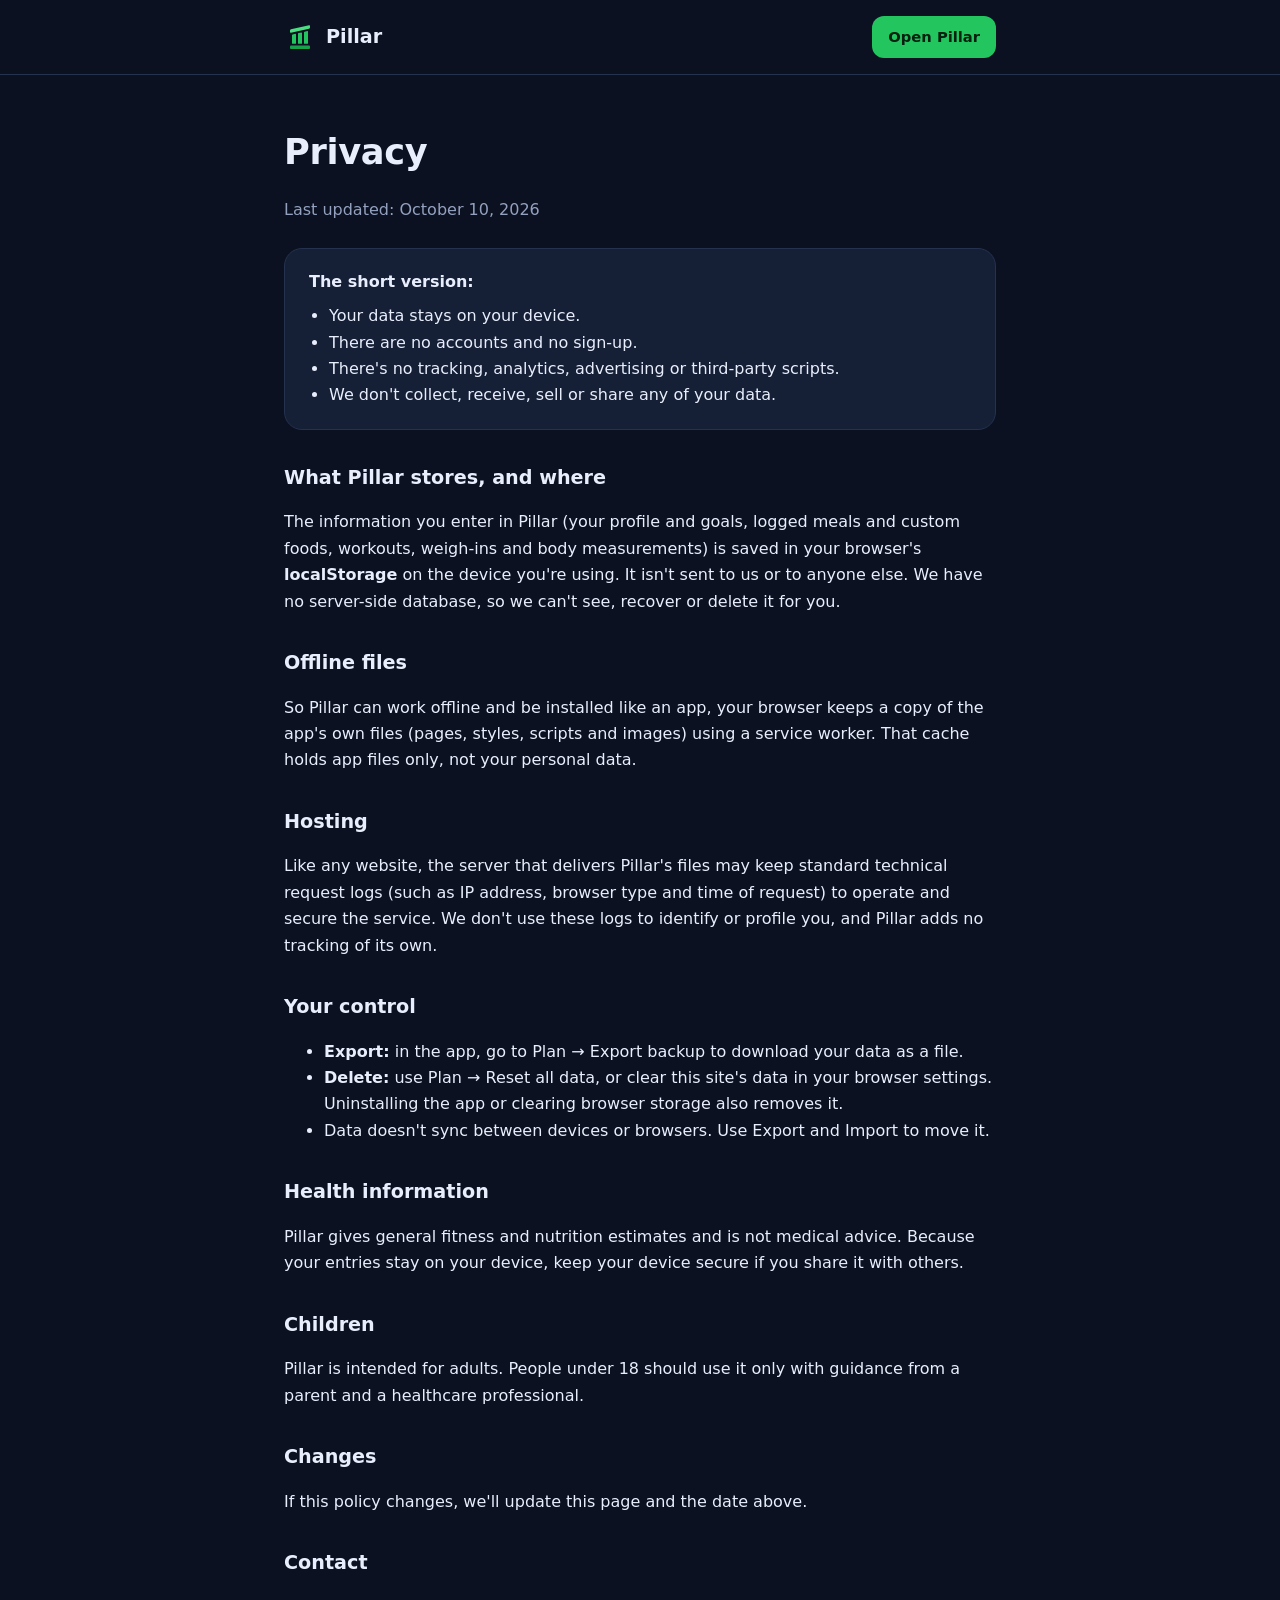
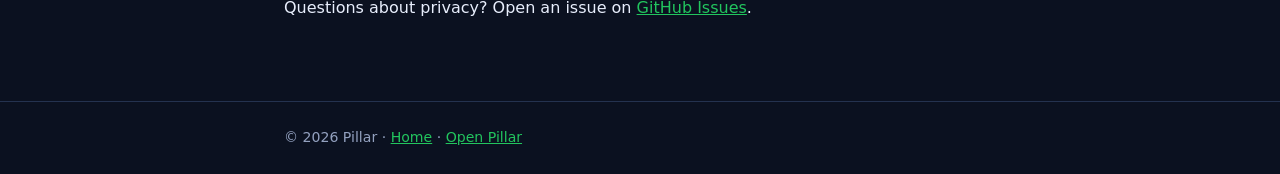
<file: privacy.html>
<!DOCTYPE html>
<html lang="en">
<head>
<meta charset="utf-8">
<meta name="viewport" content="width=device-width, initial-scale=1">
<title>Privacy · Pillar</title>
<meta name="description" content="Pillar privacy policy: your data stays on your device. No accounts, no tracking, no data collected.">
<meta name="theme-color" content="#0b1120">
<link rel="icon" href="./assets/favicon.svg" type="image/svg+xml">
<link rel="icon" href="./assets/favicon-32.png" type="image/png" sizes="32x32">
<link rel="apple-touch-icon" href="./assets/apple-touch-icon-180.png" sizes="180x180">
<style>
  :root { --bg:#0b1120; --card:#151f36; --line:#24324f; --text:#e8eefc; --muted:#93a1bf; --green:#22c55e; }
  * { box-sizing: border-box; }
  body { margin:0; background:var(--bg); color:var(--text); font-family: system-ui, -apple-system, "Segoe UI", Roboto, "Helvetica Neue", Arial, sans-serif; line-height:1.65; -webkit-font-smoothing:antialiased; }
  a { color: var(--green); }
  .wrap { max-width: 760px; margin: 0 auto; padding: 0 24px; }
  header { border-bottom:1px solid var(--line); padding:16px 0; }
  header .wrap { display:flex; justify-content:space-between; align-items:center; }
  .brand { display:flex; align-items:center; gap:10px; color:var(--text); text-decoration:none; font-weight:800; font-size:1.2rem; }
  .btn { background:var(--green); color:#04210f; text-decoration:none; font-weight:700; padding:9px 16px; border-radius:12px; font-size:.92rem; }
  main { padding: 48px 0 64px; }
  h1 { font-size: 2.2rem; margin: 0 0 6px; letter-spacing:-.01em; }
  h2 { font-size: 1.2rem; margin: 32px 0 8px; }
  .muted { color: var(--muted); }
  .card { background:var(--card); border:1px solid var(--line); border-radius:18px; padding:20px 24px; margin-top:24px; }
  .card ul { margin:8px 0 0; padding-left:20px; }
  footer { border-top:1px solid var(--line); padding:24px 0; color:var(--muted); font-size:.88rem; }
</style>
</head>
<body>
<header><div class="wrap">
  <a class="brand" href="./"><img src="./assets/logo.svg" alt="" width="32" height="32">Pillar</a>
  <a class="btn" href="./app/">Open Pillar</a>
</div></header>
<main><div class="wrap">
  <h1>Privacy</h1>
  <p class="muted">Last updated: October 10, 2026</p>

  <div class="card">
    <strong>The short version:</strong>
    <ul>
      <li>Your data stays on your device.</li>
      <li>There are no accounts and no sign-up.</li>
      <li>There's no tracking, analytics, advertising or third-party scripts.</li>
      <li>We don't collect, receive, sell or share any of your data.</li>
    </ul>
  </div>

  <h2>What Pillar stores, and where</h2>
  <p>The information you enter in Pillar (your profile and goals, logged meals and custom foods, workouts, weigh-ins and body measurements) is saved in your browser's <strong>localStorage</strong> on the device you're using. It isn't sent to us or to anyone else. We have no server-side database, so we can't see, recover or delete it for you.</p>

  <h2>Offline files</h2>
  <p>So Pillar can work offline and be installed like an app, your browser keeps a copy of the app's own files (pages, styles, scripts and images) using a service worker. That cache holds app files only, not your personal data.</p>

  <h2>Hosting</h2>
  <p>Like any website, the server that delivers Pillar's files may keep standard technical request logs (such as IP address, browser type and time of request) to operate and secure the service. We don't use these logs to identify or profile you, and Pillar adds no tracking of its own.</p>

  <h2>Your control</h2>
  <ul>
    <li><strong>Export:</strong> in the app, go to Plan → Export backup to download your data as a file.</li>
    <li><strong>Delete:</strong> use Plan → Reset all data, or clear this site's data in your browser settings. Uninstalling the app or clearing browser storage also removes it.</li>
    <li>Data doesn't sync between devices or browsers. Use Export and Import to move it.</li>
  </ul>

  <h2>Health information</h2>
  <p>Pillar gives general fitness and nutrition estimates and is not medical advice. Because your entries stay on your device, keep your device secure if you share it with others.</p>

  <h2>Children</h2>
  <p>Pillar is intended for adults. People under 18 should use it only with guidance from a parent and a healthcare professional.</p>

  <h2>Changes</h2>
  <p>If this policy changes, we'll update this page and the date above.</p>

  <h2>Contact</h2>
  <p>Questions about privacy? Open an issue on <a href="https://github.com/avrgnewb1/pillar/issues">GitHub Issues</a>.</p>
</div></main>
<footer><div class="wrap">© 2026 Pillar · <a href="./">Home</a> · <a href="./app/">Open Pillar</a></div></footer>
</body>
</html>
</file>
<file: app/styles.css>
/* QA pass 1: the hidden attribute always wins over component display rules (PIL-02) */
[hidden]{display:none!important}
:root{
  --bg:#0b1120;--bg2:#111a2e;--card:#151f36;--card2:#1b2742;--line:#26334f;
  --text:#e8eefc;--muted:#93a1bf;--accent:#22c55e;--accent2:#16a34a;--blue:#60a5fa;
  --orange:#f59e0b;--pink:#f472b6;--red:#ef4444;--radius:16px;
  --shadow:0 6px 24px rgba(0,0,0,.25);
}
*{box-sizing:border-box}
html,body{margin:0;padding:0;background:var(--bg);color:var(--text);
  font-family:system-ui,-apple-system,"Segoe UI",Roboto,Inter,Helvetica,Arial,sans-serif;font-size:15px;line-height:1.45;
  -webkit-font-smoothing:antialiased}
#app{max-width:640px;margin:0 auto;min-height:100vh;padding-bottom:88px}
h1,h2,h3{margin:0}
h2{font-size:1.05rem;font-weight:700}
.muted{color:var(--muted)}.small{font-size:.85rem}.tiny{font-size:.75rem;margin:.6rem 0 0}
.topbar{position:sticky;top:0;z-index:20;display:flex;justify-content:space-between;align-items:center;padding:14px 16px;
  background:rgba(11,17,32,.85);backdrop-filter:blur(10px);border-bottom:1px solid var(--line)}
.brand{display:flex;gap:10px;align-items:center}
.brand h1{line-height:0}
.tag{margin:0;font-size:.75rem;color:var(--muted)}
.logo{font-size:1.7rem;display:grid;place-items:center;width:42px;height:42px;border-radius:12px;background:linear-gradient(135deg,#14532d,#1e3a8a)}
.logo.big{width:64px;height:64px;font-size:2.4rem;margin:0 auto 8px;border-radius:18px}
main{padding:12px}
.tab{display:none;animation:fade .25s ease}
.tab.active{display:block}
@keyframes fade{from{opacity:0;transform:translateY(6px)}to{opacity:1;transform:none}}
.card{background:var(--card);border:1px solid var(--line);border-radius:var(--radius);padding:16px;margin-bottom:12px;box-shadow:var(--shadow)}
.card.slim{padding:8px}
.card-head{display:flex;justify-content:space-between;align-items:center;margin-bottom:12px;gap:8px}
.btn{border:0;border-radius:12px;padding:10px 14px;font-weight:600;font-size:.92rem;cursor:pointer;color:var(--text);background:var(--card2);transition:transform .08s,filter .15s;font-family:inherit}
.btn:active{transform:scale(.97)}
.btn.primary{background:linear-gradient(135deg,var(--accent),var(--accent2));color:#04210f}
.btn.ghost{background:transparent;border:1px solid var(--line)}
.btn.ghost:hover{background:var(--card2)}
.btn.danger{background:rgba(239,68,68,.15);color:#fca5a5;border:1px solid rgba(239,68,68,.35)}
.btn.block{width:100%;margin-top:10px}
.big-btn{padding:14px;font-size:1rem}
.small-btn{padding:6px 10px;font-size:.8rem}
.icon-btn{background:var(--card2);border:1px solid var(--line);color:var(--text);width:38px;height:38px;border-radius:10px;font-size:1.2rem;cursor:pointer;display:grid;place-items:center}
.input{width:100%;background:var(--bg2);border:1px solid var(--line);color:var(--text);border-radius:10px;padding:10px 12px;font-size:.95rem;font-family:inherit;min-width:0}
.input:focus{outline:2px solid rgba(34,197,94,.5);border-color:transparent}
select.input{appearance:none;background-image:linear-gradient(45deg,transparent 50%,var(--muted) 50%),linear-gradient(135deg,var(--muted) 50%,transparent 50%);background-position:calc(100% - 18px) 55%,calc(100% - 13px) 55%;background-size:5px 5px;background-repeat:no-repeat}
.field{display:block;margin-bottom:12px}
.field>span{display:flex;align-items:center;gap:8px;font-size:.82rem;color:var(--muted);margin-bottom:6px}
.row{display:flex;gap:8px;align-items:center}
.row.wrap{flex-wrap:wrap}.row.end{justify-content:flex-end;margin-top:8px}
.unit{color:var(--muted);font-size:.85rem}
.grid2{display:grid;grid-template-columns:1fr 1fr;gap:0 10px}
.grid4{display:grid;grid-template-columns:repeat(4,1fr);gap:0 8px}
.check{display:flex;gap:8px;align-items:center;font-size:.85rem;color:var(--muted)}
.date-nav{display:flex;justify-content:space-between;align-items:center}
.date-label{font-weight:700}
/* progress bars */
.pbar{margin-bottom:12px}
.pbar-top{display:flex;justify-content:space-between;font-size:.85rem;margin-bottom:5px}
.pbar-top b{font-weight:700}
.track{height:12px;background:var(--bg2);border-radius:99px;overflow:hidden;border:1px solid var(--line)}
.fill{height:100%;border-radius:99px;transition:width .5s cubic-bezier(.2,.8,.2,1)}
.fill.kcal{background:linear-gradient(90deg,#16a34a,#4ade80)}
.fill.protein{background:linear-gradient(90deg,#2563eb,#60a5fa)}
.fill.carbs{background:linear-gradient(90deg,#d97706,#fbbf24)}
.fill.fat{background:linear-gradient(90deg,#db2777,#f472b6)}
.fill.done{box-shadow:0 0 12px rgba(74,222,128,.6)}
/* chips */
.chips{display:flex;gap:6px;flex-wrap:wrap;margin:10px 0}
.chip{border:1px solid var(--line);background:transparent;color:var(--muted);border-radius:99px;padding:6px 12px;font-size:.8rem;cursor:pointer;font-family:inherit;min-height:36px}
.chip.active{background:var(--accent);color:#04210f;border-color:transparent;font-weight:700}
.food-list{max-height:330px;overflow:auto;border-radius:12px;border:1px solid var(--line)}
.food{display:flex;align-items:center;gap:10px;padding:10px 12px;border-bottom:1px solid var(--line);background:var(--bg2)}
.food:last-child{border-bottom:0}
.food .emoji{font-size:1.4rem;width:28px;text-align:center}
.food .info{flex:1;min-width:0}
.food .name{font-weight:600;font-size:.92rem;overflow-wrap:anywhere}
.food .meta{font-size:.76rem;color:var(--muted)}
.food .serv{width:58px;padding:6px;text-align:center}
.add-btn{background:var(--accent);color:#04210f;border:0;width:34px;height:34px;border-radius:10px;font-size:1.2rem;font-weight:800;cursor:pointer}
.log-list{list-style:none;margin:0;padding:0}
.log-list li{display:flex;justify-content:space-between;align-items:center;gap:8px;padding:10px 0;border-bottom:1px dashed var(--line)}
.log-list li:last-child{border-bottom:0}
.log-list .l-main{flex:1;min-width:0;overflow-wrap:anywhere}
.log-list .l-sub{font-size:.78rem;color:var(--muted)}
.del{background:transparent;border:0;color:var(--muted);cursor:pointer;font-size:1rem;padding:4px 8px;border-radius:8px;min-width:36px;min-height:36px}
.del:hover{color:var(--red);background:rgba(239,68,68,.1)}
.empty{color:var(--muted);text-align:center;padding:14px;font-size:.88rem}
.tips{background:linear-gradient(135deg,#132a1f,#151f36)}
.tip-text{font-size:.98rem;margin:0 0 10px;min-height:2.8em}
.tip-list{margin:0;padding-left:18px;color:var(--muted);font-size:.85rem}
.tip-list li{margin-bottom:4px}
/* segments */
.seg{display:flex;background:var(--bg2);border:1px solid var(--line);border-radius:12px;padding:3px;gap:3px}
.seg button{flex:1;background:transparent;border:0;color:var(--muted);padding:9px 8px;border-radius:9px;font-weight:600;cursor:pointer;font-family:inherit;font-size:.86rem}
.seg button.active{background:var(--card2);color:var(--text);box-shadow:0 1px 4px rgba(0,0,0,.3)}
.seg.mini{padding:2px}.seg.mini button{padding:4px 11px;font-size:.75rem;min-height:32px;min-width:36px}
.seg.inline{display:inline-flex;margin-left:auto}
.pace-opts{display:grid;grid-template-columns:repeat(3,1fr);gap:6px}
.pace-opts button{background:var(--bg2);border:1px solid var(--line);color:var(--text);border-radius:12px;padding:10px 6px;cursor:pointer;text-align:center;font-family:inherit}
.pace-opts button small{display:block;color:var(--muted);font-size:.7rem;margin-top:3px}
.pace-opts button.active{border-color:var(--accent);background:rgba(34,197,94,.12)}
input[type=range]{width:100%;accent-color:var(--accent)}
/* exercises */
.ex{background:var(--bg2);border:1px solid var(--line);border-radius:12px;padding:12px;margin-bottom:10px}
.ex-top{display:flex;justify-content:space-between;gap:8px;align-items:flex-start}
.ex-name{font-weight:700}
.ex-rx{font-size:.8rem;color:var(--muted)}
.ex-last{font-size:.75rem;color:var(--blue);white-space:nowrap}
.ex-tip{font-size:.75rem;color:var(--muted);margin:4px 0 8px}
.ex-inputs{display:grid;grid-template-columns:1fr 1fr 1fr;gap:6px}
.ex-inputs label{font-size:.7rem;color:var(--muted)}
.ex-inputs .input{padding:8px;margin-top:2px}
.overload ul{margin:8px 0 0;padding-left:18px;color:var(--muted);font-size:.88rem}
.overload li{margin-bottom:5px}
/* stats */
.stats{display:grid;grid-template-columns:repeat(2,1fr);gap:10px;margin-bottom:12px}
.stat{background:var(--card);border:1px solid var(--line);border-radius:var(--radius);padding:12px 14px}
.stat .k{font-size:.75rem;color:var(--muted);text-transform:uppercase;letter-spacing:.04em}
.stat .v{font-size:1.4rem;font-weight:800;margin-top:2px}
.stat .s{font-size:.75rem;color:var(--muted)}
.up{color:#4ade80}.down{color:#f87171}
.chart{width:100%}
.chart svg{width:100%;height:auto;display:block}
.legend{display:flex;gap:14px;font-size:.75rem;color:var(--muted);margin-top:6px;flex-wrap:wrap}
.dot{display:inline-block;width:8px;height:8px;border-radius:50%;margin-right:5px;vertical-align:middle}
.d-weight{background:var(--blue)}
.line{display:inline-block;width:16px;height:3px;margin-right:5px;vertical-align:middle;border-radius:2px}
.l-avg{background:var(--accent)}.l-target{background:repeating-linear-gradient(90deg,var(--orange) 0 4px,transparent 4px 7px)}
.pace-msg{margin:10px 0 0;padding:10px 12px;border-radius:10px;background:var(--bg2);font-size:.88rem}
.table{width:100%;border-collapse:collapse;font-size:.85rem;margin-top:8px}
.table th{text-align:left;color:var(--muted);font-weight:600;font-size:.75rem;padding:6px 4px;border-bottom:1px solid var(--line)}
.table td{padding:7px 4px;border-bottom:1px dashed var(--line)}
/* plan */
.hero{background:linear-gradient(135deg,#14532d 0%,#1e3a8a 100%);border:0}
.hero .big{font-size:2.4rem;font-weight:800;letter-spacing:-.03em}
.macro-grid{display:grid;grid-template-columns:repeat(3,1fr);gap:8px;margin-top:12px}
.macro{background:rgba(0,0,0,.2);border-radius:12px;padding:10px;text-align:center}
.macro b{display:block;font-size:1.2rem}
.macro span{font-size:.75rem;opacity:.85}
.math{font-size:.88rem;color:var(--muted)}
.math .mrow{display:flex;justify-content:space-between;padding:7px 0;border-bottom:1px dashed var(--line)}
.math .mrow b{color:var(--text)}
.disclaimer{background:rgba(245,158,11,.08);border-color:rgba(245,158,11,.35);font-size:.85rem;color:#fcd9a0}
.file-btn{display:inline-block}
/* bottom nav */
.bottom-nav{position:fixed;bottom:0;left:0;right:0;z-index:30;display:flex;justify-content:center;background:rgba(17,26,46,.95);backdrop-filter:blur(12px);border-top:1px solid var(--line);padding:6px 6px calc(6px + env(safe-area-inset-bottom))}
.bottom-nav button{flex:1;max-width:160px;background:transparent;border:0;color:var(--muted);font-size:.72rem;font-weight:600;display:flex;flex-direction:column;align-items:center;gap:2px;padding:6px;border-radius:12px;cursor:pointer;font-family:inherit}
.bottom-nav button span{font-size:1.35rem;filter:grayscale(.8);transition:transform .15s}
.bottom-nav button.active{color:var(--text);background:var(--card2)}
.bottom-nav button.active span{filter:none;transform:translateY(-1px) scale(1.08)}
/* overlay */
.overlay{position:fixed;inset:0;z-index:50;background:rgba(3,7,18,.75);backdrop-filter:blur(6px);display:flex;align-items:flex-start;justify-content:center;overflow:auto;padding:20px 12px}
.overlay[hidden]{display:none}
.sheet{position:relative;background:var(--card);border:1px solid var(--line);border-radius:20px;padding:20px;width:100%;max-width:520px;box-shadow:var(--shadow);animation:fade .25s}
.small-sheet{max-width:420px;margin-top:10vh}
.small-sheet h2{margin-bottom:12px}
.ob-head{text-align:center;margin-bottom:16px}
.ob-head h2{font-size:1.4rem;margin-bottom:4px}
.ob-result{background:var(--bg2);border:1px solid var(--line);border-radius:14px;padding:14px;margin:6px 0}
.ob-result .big{font-size:1.8rem;font-weight:800;color:#4ade80}
.ob-result .macro{background:var(--card2)}
.toast{position:fixed;left:50%;bottom:96px;transform:translateX(-50%) translateY(20px);background:#052e16;color:#bbf7d0;border:1px solid #166534;padding:10px 16px;border-radius:12px;font-size:.9rem;opacity:0;pointer-events:none;transition:all .25s;z-index:60;white-space:normal;max-width:calc(100vw - 32px);width:max-content;text-align:center;overflow-wrap:anywhere}
.toast.show{opacity:1;transform:translateX(-50%) translateY(0)}
@media (max-width:420px){.grid4{grid-template-columns:repeat(2,1fr)}.stat .v{font-size:1.2rem}.pace-opts small{font-size:.65rem}}

/* adaptive, suggestions, quick strip, learn */
.adapt{background:linear-gradient(135deg,#3b2a06,#151f36);border-color:rgba(245,158,11,.45)}
.adapt p{margin:4px 0 10px;font-size:.9rem}
.adapt .row{flex-wrap:wrap}
.quick-strip{display:flex;gap:6px;overflow-x:auto;padding-bottom:6px;margin-bottom:8px;scrollbar-width:thin}
.quick-strip .qs-label{font-size:.72rem;color:var(--muted);align-self:center;white-space:nowrap}
.qbtn{flex:0 0 auto;background:var(--bg2);border:1px solid var(--line);color:var(--text);border-radius:99px;padding:6px 11px;font-size:.8rem;cursor:pointer;font-family:inherit;white-space:nowrap}
.qbtn:hover{border-color:var(--accent)}
.qbtn b{color:#4ade80;font-weight:600;margin-left:4px}
.fav{background:transparent;border:0;font-size:1.1rem;cursor:pointer;color:var(--muted);padding:2px 4px;min-width:36px;min-height:36px}
.fav.on{color:#fbbf24}
.suggest{background:linear-gradient(135deg,#0f2533,#151f36)}
.sug{display:flex;align-items:center;gap:10px;padding:9px 0;border-bottom:1px dashed var(--line)}
.sug:last-child{border-bottom:0}
.sug .info{flex:1;min-width:0}.sug .name{font-weight:600;font-size:.9rem;overflow-wrap:anywhere}.sug .meta{font-size:.76rem;color:var(--muted)}
.sug .why{font-size:.72rem;color:var(--blue)}
#learnSeg{margin-bottom:12px;position:sticky;top:var(--topbar-h, 82px);z-index:5}
#learnSeg button{font-size:.8rem;padding:8px 4px}
.pad{padding:0 4px 8px;margin:0}
.recipe h3{font-size:1rem;margin-bottom:2px}
.recipe .rk{font-size:.85rem;color:#4ade80;font-weight:700;margin-bottom:6px}
.recipe .note{font-size:.78rem;color:var(--muted);margin:6px 0}
.recipe p{font-size:.88rem;margin:8px 0}
.learn-list{padding-left:20px;margin:8px 0 0;font-size:.9rem}
.learn-list li{margin-bottom:10px}
.cite{font-size:.68rem;color:var(--blue);text-decoration:none;background:rgba(96,165,250,.12);border-radius:6px;padding:1px 5px;margin-left:3px;white-space:nowrap}
details.faq{background:var(--card);border:1px solid var(--line);border-radius:var(--radius);padding:12px 16px;margin-bottom:10px}
details.faq summary{font-weight:700;cursor:pointer;list-style:none;display:flex;justify-content:space-between}
details.faq summary::after{content:'+';color:var(--muted);font-size:1.2rem}
details.faq[open] summary::after{content:'–'}
details.faq .ans{font-size:.9rem;color:#cdd6ea;margin-top:8px}
details.faq .ans ul,details.faq .ans ol{padding-left:18px}
.warn{background:rgba(245,158,11,.1);border-radius:8px;padding:8px 10px;color:#fcd9a0}
.source-list{padding-left:18px;font-size:.82rem;margin:8px 0 0}
.source-list li{margin-bottom:8px}
.source-list a{color:var(--blue);word-break:break-word}
.disclaimer ul{padding-left:18px;margin:6px 0}
.disclaimer p{margin:8px 0}
.bottom-nav button{font-size:.68rem;padding:6px 2px}

/* brand graphics */
.wordmark{height:34px;width:auto;display:block;margin-left:-4px}
.brand .tag{margin-top:2px}
.ob-logo{display:block;margin:0 auto 8px;width:72px;height:72px;filter:drop-shadow(0 6px 18px rgba(34,197,94,.35))}
.log-list li.empty-art{flex-direction:column;justify-content:center;gap:4px;border-bottom:0;padding:8px 0 4px}
.empty-art img{width:150px;height:auto;opacity:.95}
.empty-art div{color:var(--muted);font-size:.88rem;text-align:center}
.recipe h3{display:flex;align-items:center;gap:10px}
.r-icon{width:40px;height:40px;flex:0 0 40px;background:var(--bg2);border:1px solid var(--line);border-radius:12px;padding:5px}
details.faq summary span.fq{display:flex;align-items:center;gap:10px}
.f-icon{width:32px;height:32px;flex:0 0 32px;background:var(--bg2);border:1px solid var(--line);border-radius:10px;padding:4px}

/* share progress */
.share-btn{margin-top:12px}
.share-prompt{display:flex;align-items:center;gap:8px;background:linear-gradient(135deg,#0f2a1c,#151f36);border:1px solid rgba(34,197,94,.4);border-radius:var(--radius);padding:10px 12px;margin-bottom:12px;font-size:.88rem}
.share-prompt span{flex:1}
.share-prompt[hidden]{display:none}
.share-sheet{max-width:560px}
.share-controls{display:flex;gap:8px;align-items:center;flex-wrap:wrap;justify-content:space-between}
.share-controls #shareFormat{flex:1;min-width:220px}
.share-toggle{margin:12px 0 10px}
.share-preview{background:var(--bg2);border:1px solid var(--line);border-radius:14px;padding:10px;display:flex;justify-content:center}
.share-preview canvas{max-width:100%;max-height:56vh;width:auto;height:auto;border-radius:10px;box-shadow:0 8px 30px rgba(0,0,0,.45);display:block}
.share-actions{display:grid;grid-template-columns:repeat(auto-fit,minmax(130px,1fr));gap:8px;margin-top:10px}
.share-actions [hidden]{display:none}
.share-empty{text-align:center;padding:10px 0}
.share-empty img{margin:0 auto 6px;display:block}
.share-empty[hidden],#shareBody[hidden]{display:none}
.center{text-align:center}

/* QA pass 1 */
.sheet-close{position:absolute;top:10px;right:10px;width:40px;height:40px;border-radius:12px;border:1px solid var(--line);background:transparent;color:var(--muted);font-size:1.05rem;cursor:pointer;z-index:2}
.sheet-close:hover{color:var(--text,#fff)}
.adj-note{margin-top:6px;color:#fcd34d}
@media (max-height:700px){.share-preview canvas{max-height:44vh}}
.small-btn,.qbtn{min-height:36px}
#weightDate{flex:1.5 1 0;min-width:8.5em}#weightInput{flex:1 1 0}
</file>
